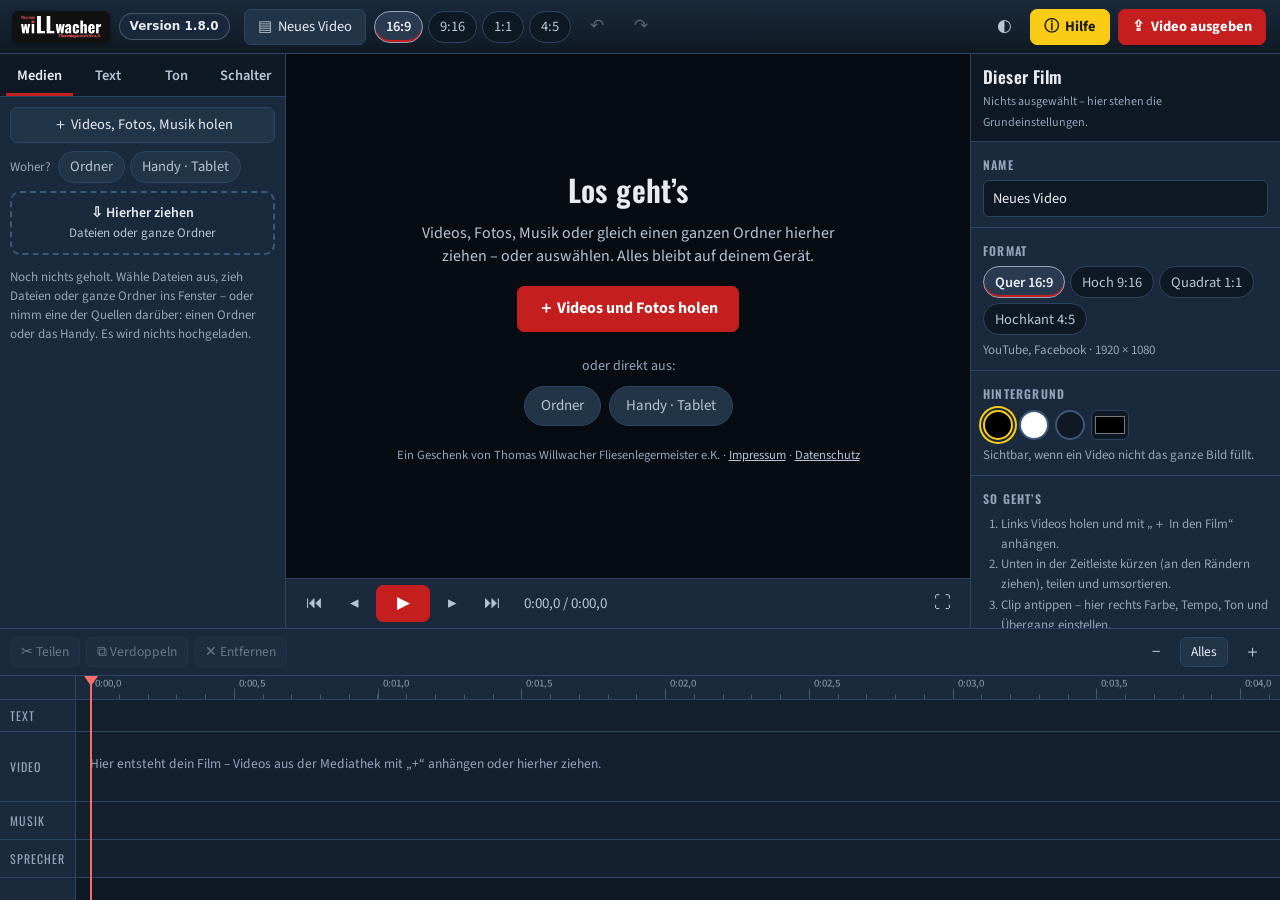
<file: index.html>
<!doctype html>
<html lang="de">
<head>
<meta charset="utf-8">
<meta name="tw-version" content="1.8.0">
<meta name="viewport" content="width=device-width, initial-scale=1, viewport-fit=cover">
<title>TW Schnittraum</title>
<meta name="description" content="TW Schnittraum – Handyvideos schneiden, vertonen, beschriften und für YouTube, Instagram und Facebook ausgeben. Alles bleibt auf dem Gerät.">
<meta name="theme-color" content="#0f1923">
<meta name="robots" content="noindex">
<script type="importmap">{ "imports": { "mediabunny": "./lib/mediabunny.min.mjs" } }</script>
<link rel="manifest" href="manifest.json">
<link rel="icon" type="image/png" href="img/icon-192.png">
<link rel="apple-touch-icon" href="img/icon-180.png">
<link rel="stylesheet" href="schriften/schriften.css">
<link rel="stylesheet" href="css/sr.css?v=1.8.0">
<script>(function(){try{var t=localStorage.getItem("twsr.thema");if(t)document.documentElement.dataset.thema=t;}catch(e){}})();</script>
<script src="frei-config.js?v=1.8.0"></script>
<script defer src="lib/tw-version.js?v=1.8.0"></script>
</head>
<body>
<header id="kopf">
  <div class="marke-block">
    <span class="logo-schild" title="Thomas Willwacher Fliesenlegermeister e.K."><img src="img/tw-logo-original.png" alt="Thomas Willwacher Fliesenlegermeister e.K." width="720" height="212"></span>
    <span class="app-name">Schnitt<b>raum</b></span>
    <span class="sr-version" data-tw-version></span>
  </div>
  <span class="umbruch" aria-hidden="true"></span>
  <button class="btn" id="kProjekt" title="Projekte: öffnen, neu anlegen, umbenennen"><span class="sym">▤</span> <span id="kProjektName">Neues Video</span></button>
  <div id="kFormat" role="group" aria-label="Bildformat"></div>
  <button class="ib" id="kZurueck" title="Rückgängig (Strg+Z)" aria-label="Rückgängig">↶</button>
  <button class="ib" id="kVor" title="Wiederholen (Strg+Y)" aria-label="Wiederholen">↷</button>
  <span class="platz"></span>
  <span class="gespeichert" id="kGespeichert" aria-live="polite"></span>
  <button class="ib" id="kThema" title="Helles / dunkles Aussehen" aria-label="Helles oder dunkles Aussehen">◐</button>
  <button class="btn gelb" id="kHilfe" title="Hilfe und Anleitung (F1)" aria-label="Hilfe">ⓘ<span class="lang"> Hilfe</span></button>
  <button class="btn primaer" id="kAusgabe" title="Fertiges Video als Datei speichern">⇪ <span class="lang">Video ausgeben</span><span class="kurz">Ausgeben</span></button>
</header>

<div id="haupt">
  <aside id="links">
    <nav class="reiter" id="lReiter">
      <button data-r="medien" class="an">Medien</button>
      <button data-r="text">Text</button>
      <button data-r="ton">Ton</button>
      <button data-r="schalter">Schalter</button>
      <button data-r="eig" class="nur-schmal">Einstellen</button>
    </nav>
    <div class="feld" id="lFeld"></div>
  </aside>

  <main id="buehne">
    <div class="b-platz" id="bPlatz">
      <canvas id="bild" width="960" height="540" aria-label="Vorschau des Videos"></canvas>
      <div class="b-start" id="bStart">
        <h2>Los geht’s</h2>
        <p>Videos, Fotos, Musik oder gleich einen ganzen Ordner hierher ziehen – oder auswählen. Alles bleibt auf deinem Gerät.</p>
        <button class="btn primaer gross" id="bHolen">＋ Videos und Fotos holen</button>
        <p class="recht nur-frei">Ein Geschenk von Thomas Willwacher Fliesenlegermeister e.K. · <a href="https://www.thomas-willwacher.de/impressum.html" target="_blank" rel="noopener">Impressum</a> · <a href="https://www.thomas-willwacher.de/datenschutz.html" target="_blank" rel="noopener">Datenschutz</a></p>
      </div>
      <div class="b-hinweis" id="bHinweis" hidden></div>
    </div>
    <div class="b-leiste">
      <button class="ib" id="tAnfang" title="Zum Anfang (Pos1)" aria-label="Zum Anfang">⏮</button>
      <button class="ib" id="tBildZ" title="Ein Bild zurück (Pfeil links)" aria-label="Ein Bild zurück">◂</button>
      <button class="btn spiel" id="tSpiel" title="Abspielen / Anhalten (Leertaste)" aria-label="Abspielen oder Anhalten">▶</button>
      <button class="ib" id="tBildV" title="Ein Bild vor (Pfeil rechts)" aria-label="Ein Bild vor">▸</button>
      <button class="ib" id="tEnde" title="Zum Ende (Ende)" aria-label="Zum Ende">⏭</button>
      <span class="zeit" id="tZeit">0:00,0 / 0:00,0</span>
      <span class="platz"></span>
      <button class="ib" id="tVoll" title="Vorschau groß zeigen" aria-label="Vorschau groß zeigen">⛶</button>
    </div>
  </main>

  <aside id="eig"></aside>

  <section id="unten">
    <div class="zl-leiste">
      <button class="btn klein" id="zTeilen" title="Am Abspielzeiger teilen (S)">✂ Teilen</button>
      <button class="btn klein" id="zDoppeln" title="Gewähltes verdoppeln (Strg+D)">⧉ Verdoppeln</button>
      <button class="btn klein" id="zWeg" title="Gewähltes aus dem Film nehmen (Entf)">✕ Entfernen</button>
      <span class="platz"></span>
      <span class="hinweis" id="zInfo"></span>
      <button class="ib" id="zKleiner" title="Zeitleiste verkleinern (−)" aria-label="Zeitleiste verkleinern">−</button>
      <button class="btn klein" id="zAlles" title="Ganzen Film zeigen">Alles</button>
      <button class="ib" id="zGroesser" title="Zeitleiste vergrößern (+)" aria-label="Zeitleiste vergrößern">＋</button>
    </div>
    <div id="zl"></div>
  </section>
</div>

<div id="dropZone"><div><b>Hier loslassen</b><small>Videos, Fotos, Musik – einzelne Dateien oder ganze Ordner</small><small>Die Dateien bleiben auf deinem Gerät – es wird nichts hochgeladen.</small></div></div>
<div id="meldungen" aria-live="polite"></div>
<div id="dialoge"></div>
<script type="module" src="js/app.js?v=1.8.0"></script>
</body>
</html>
</file>
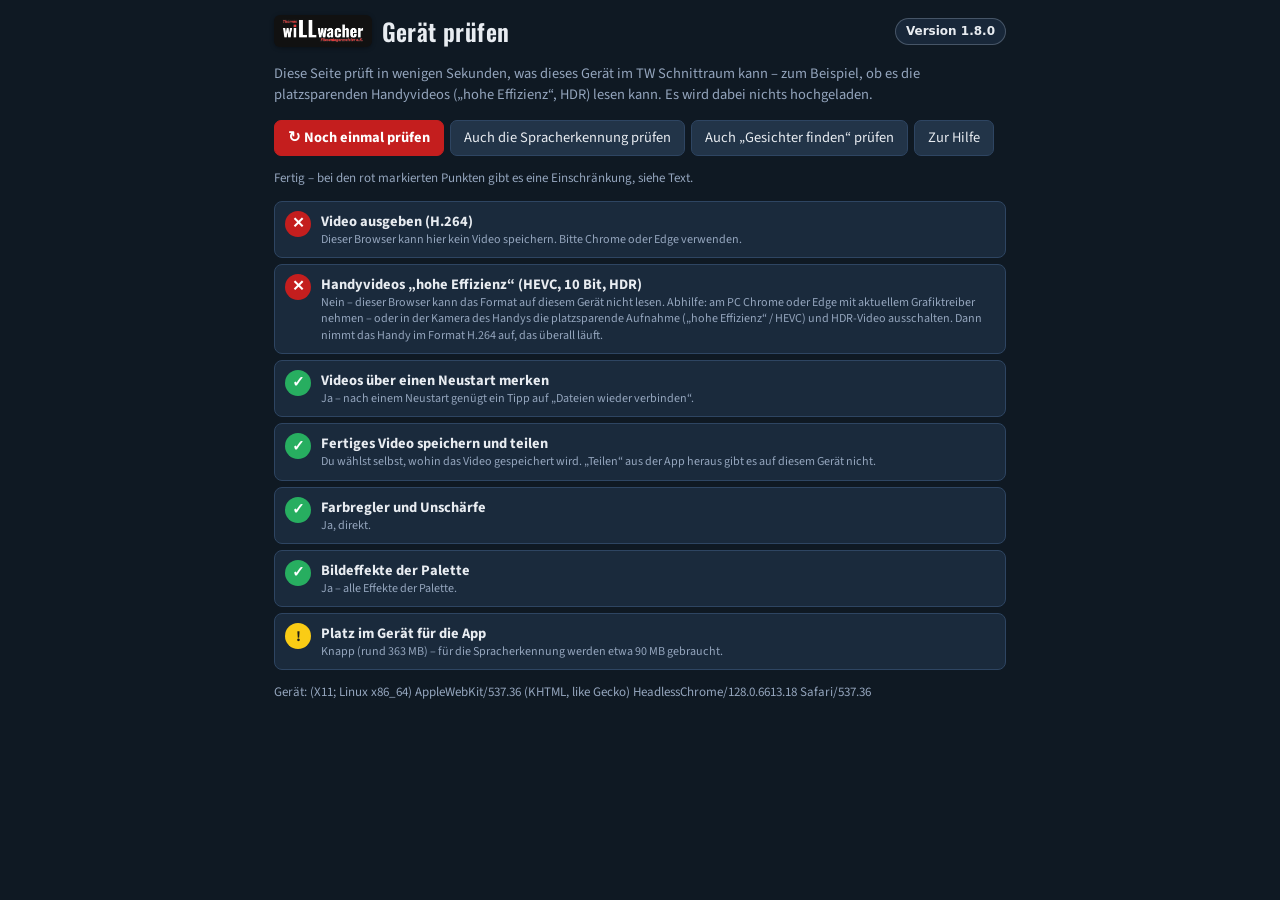
<file: geraet.html>
<!doctype html>
<html lang="de">
<head>
<meta charset="utf-8">
<meta name="tw-version" content="1.8.0">
<meta name="viewport" content="width=device-width, initial-scale=1, viewport-fit=cover">
<title>Gerät prüfen – TW Schnittraum</title>
<meta name="robots" content="noindex">
<meta name="theme-color" content="#0f1923">
<script type="importmap">{ "imports": { "mediabunny": "./lib/mediabunny.min.mjs" } }</script>
<link rel="icon" type="image/png" href="img/icon-192.png">
<link rel="stylesheet" href="schriften/schriften.css">
<link rel="stylesheet" href="css/sr.css?v=1.8.0">
<style>
  html, body { overflow: auto; height: auto; min-height: 100%; } body { display: block; }
  .seite { max-width: 760px; margin: 0 auto; padding: 14px 14px 60px; }
  .kopfzeile { display: flex; align-items: center; gap: 10px; flex-wrap: wrap; margin-bottom: 10px; }
  .kopfzeile h1 { font-size: 24px; flex: 1; }
  #probeBild { max-width: 150px; max-height: 150px; border-radius: 6px; border: 1px solid var(--line); display: block; margin-top: 6px; }
</style>
<script>(function(){try{var t=localStorage.getItem("twsr.thema");if(t)document.documentElement.dataset.thema=t;}catch(e){}})();</script>
<script src="frei-config.js?v=1.8.0"></script>
<script defer src="lib/tw-version.js?v=1.8.0"></script>
</head>
<body>
<div class="seite">
  <div class="kopfzeile">
    <span class="logo-schild" title="Thomas Willwacher Fliesenlegermeister e.K."><img src="img/tw-logo-original.png" alt="Thomas Willwacher Fliesenlegermeister e.K." width="720" height="212"></span>
    <h1>Gerät prüfen</h1>
    <span class="sr-version" data-tw-version></span>
  </div>
  <p class="hinweis" style="font-size:14.5px">Diese Seite prüft in wenigen Sekunden, was dieses Gerät im TW Schnittraum kann – zum Beispiel, ob es die platzsparenden Handyvideos („hohe Effizienz“, HDR) lesen kann. Es wird dabei nichts hochgeladen.</p>
  <div class="zeile">
    <button class="btn primaer" id="gStart">↻ Noch einmal prüfen</button>
    <button class="btn" id="gSprache">Auch die Spracherkennung prüfen</button>
    <button class="btn" id="gGesicht">Auch „Gesichter finden“ prüfen</button>
    <a class="btn" href="hilfe.html">Zur Hilfe</a>
  </div>
  <p class="hinweis" id="gStand" aria-live="polite">Prüfung läuft …</p>
  <ul class="pruef-liste" id="gListe"></ul>
  <p class="hinweis" id="gGeraet"></p>
</div>
<script type="module" src="js/geraet.js?v=1.8.0"></script>
</body>
</html>
</file>
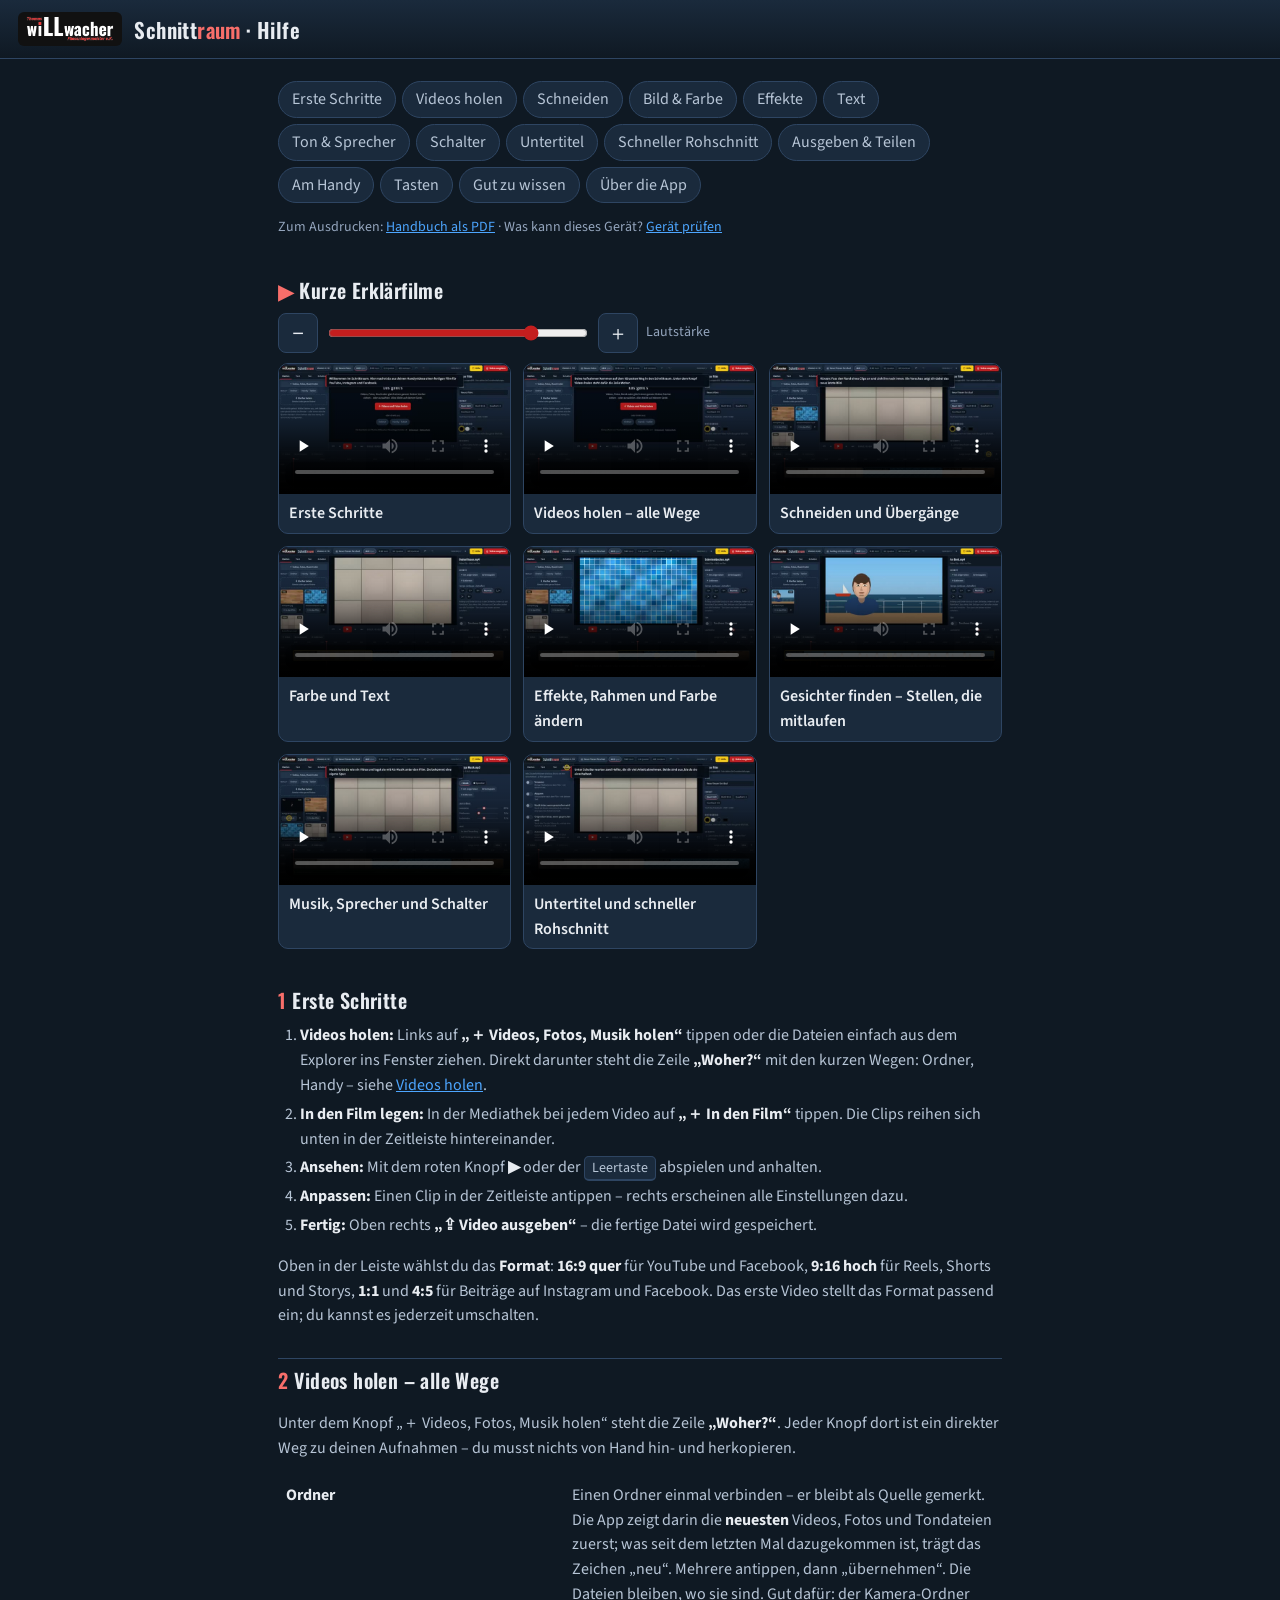
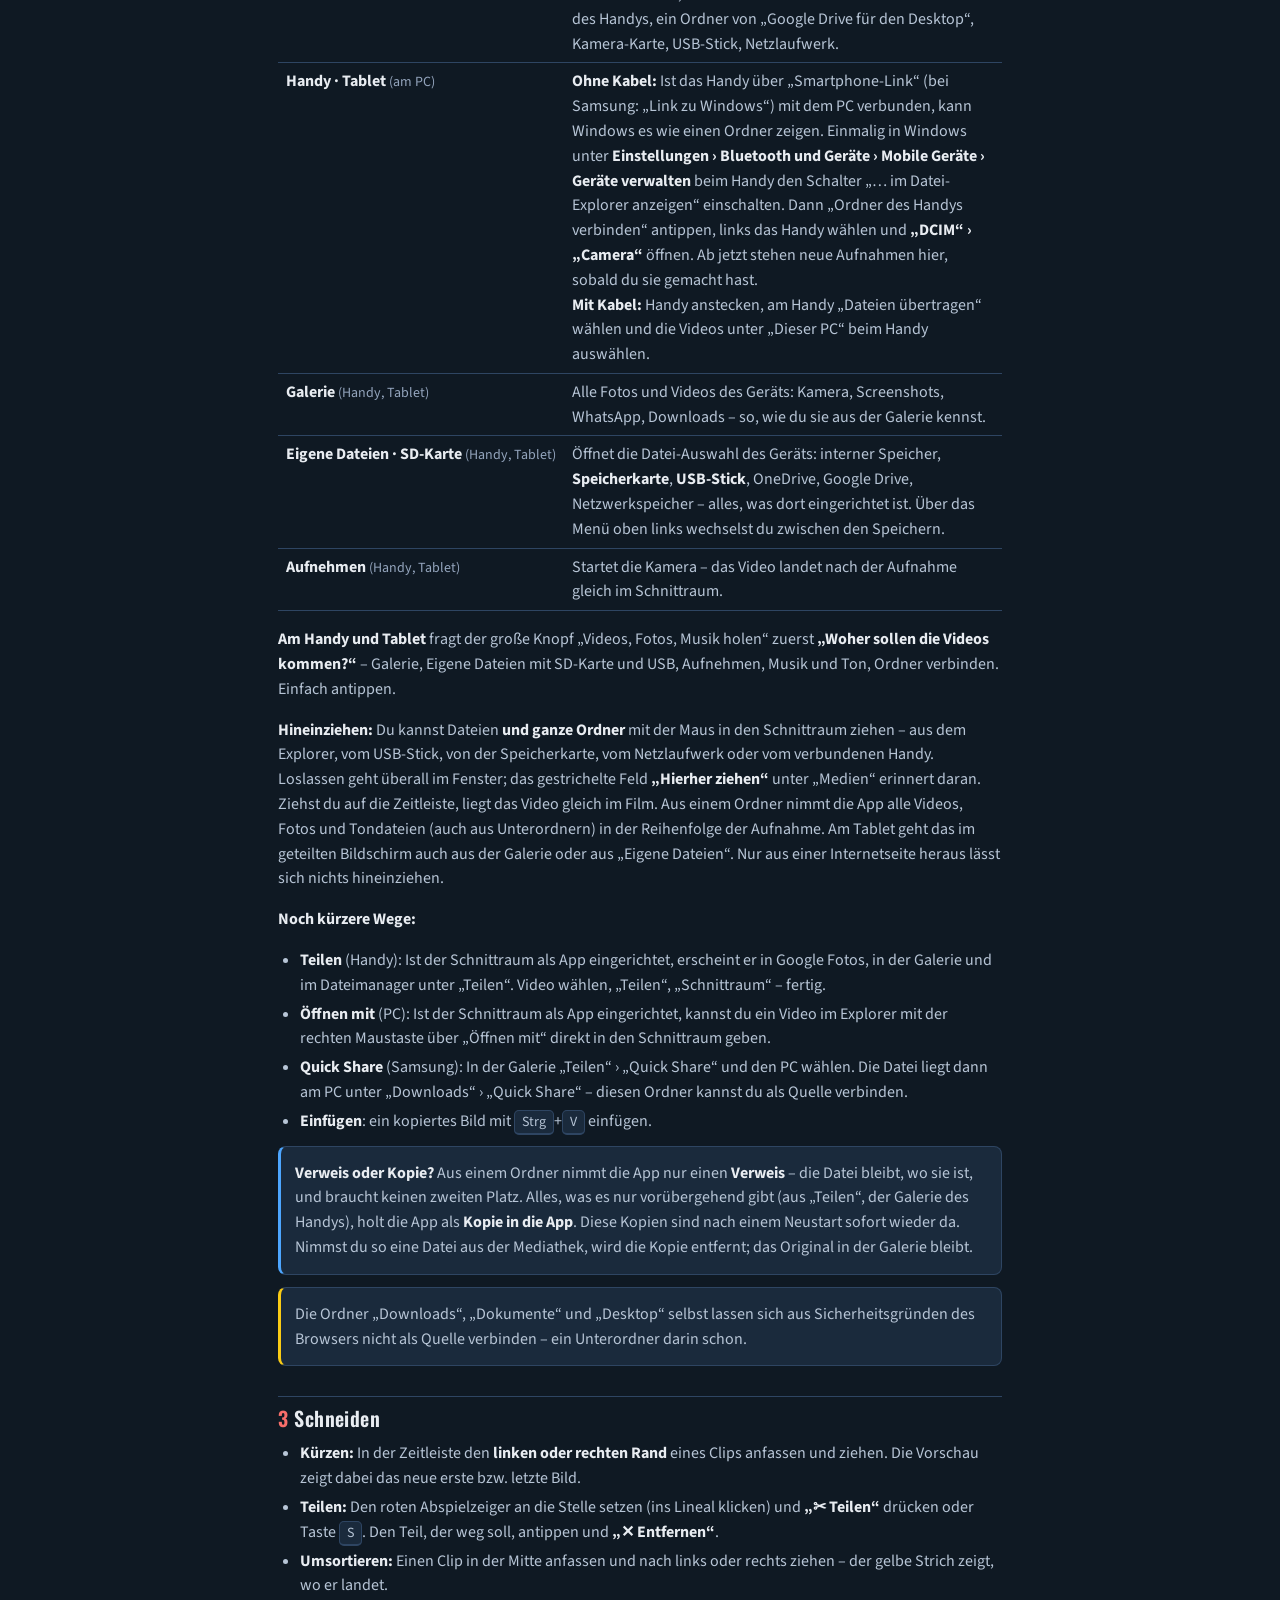
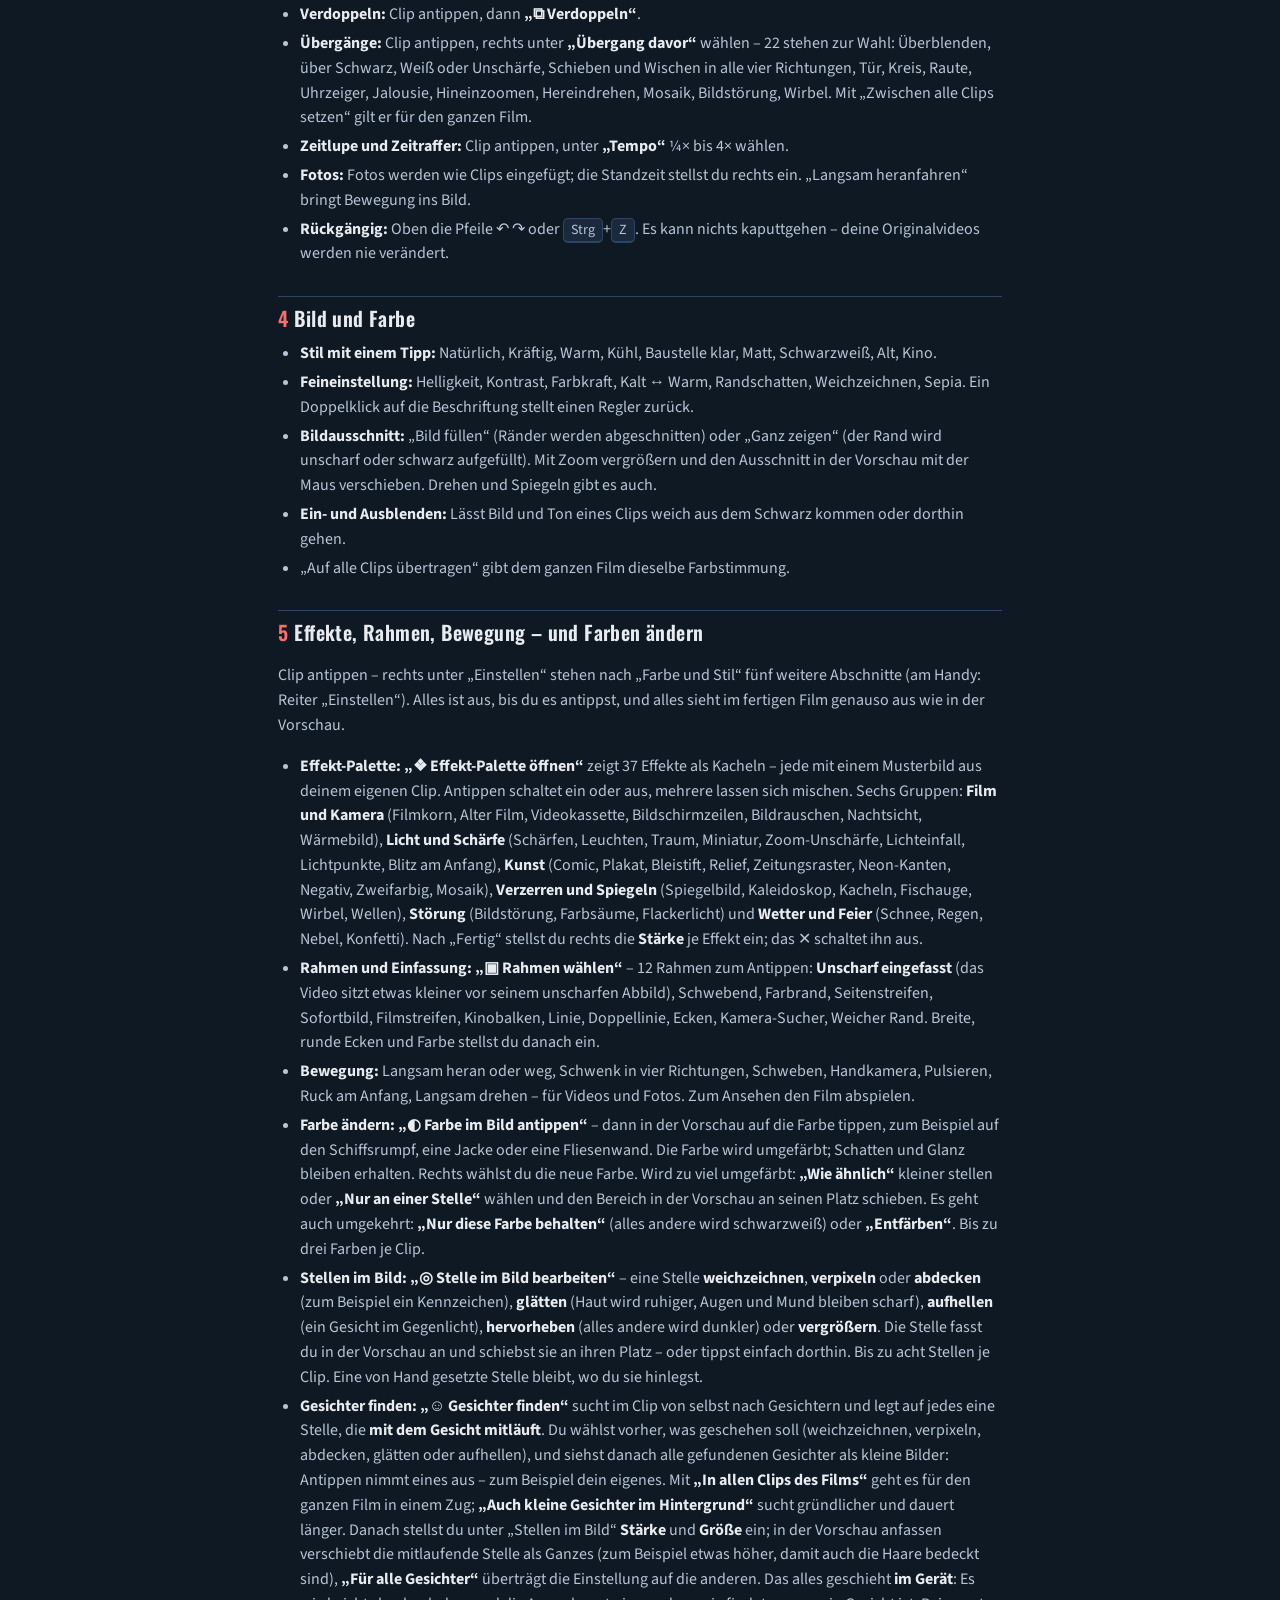
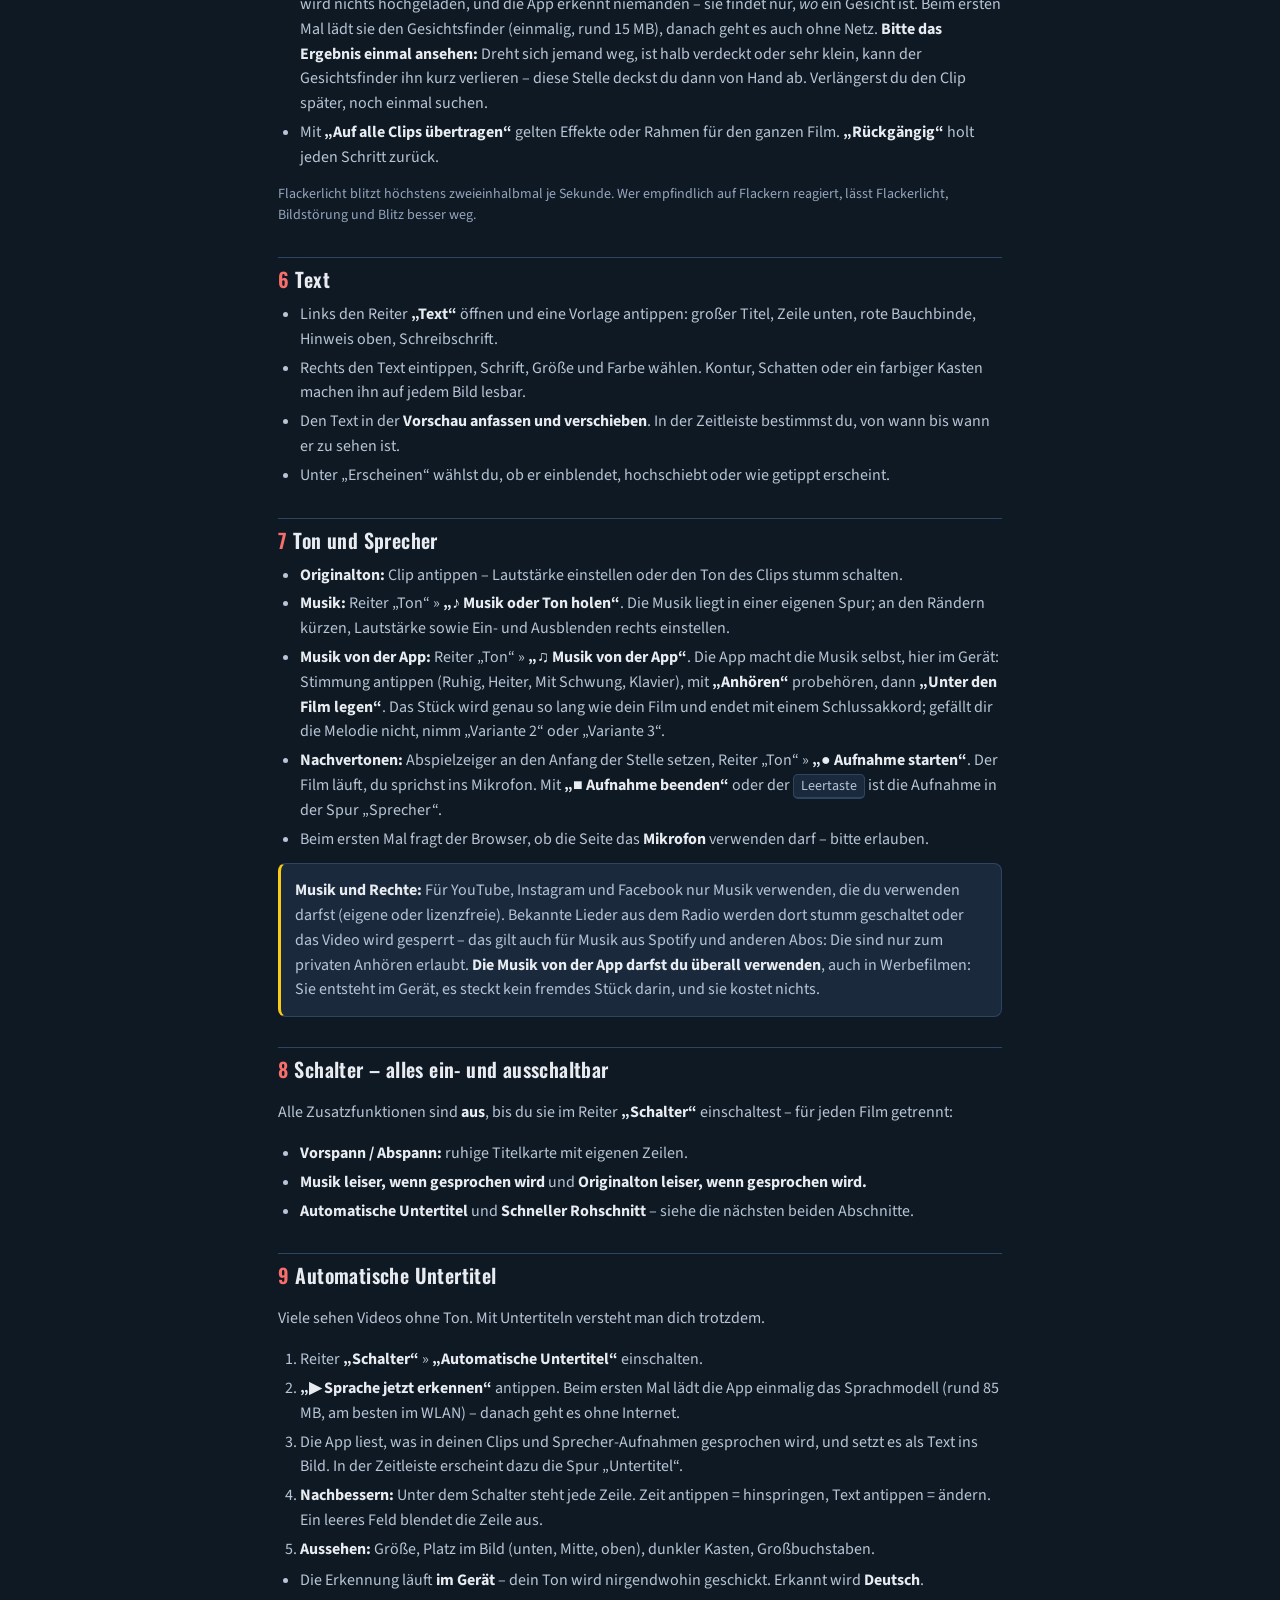
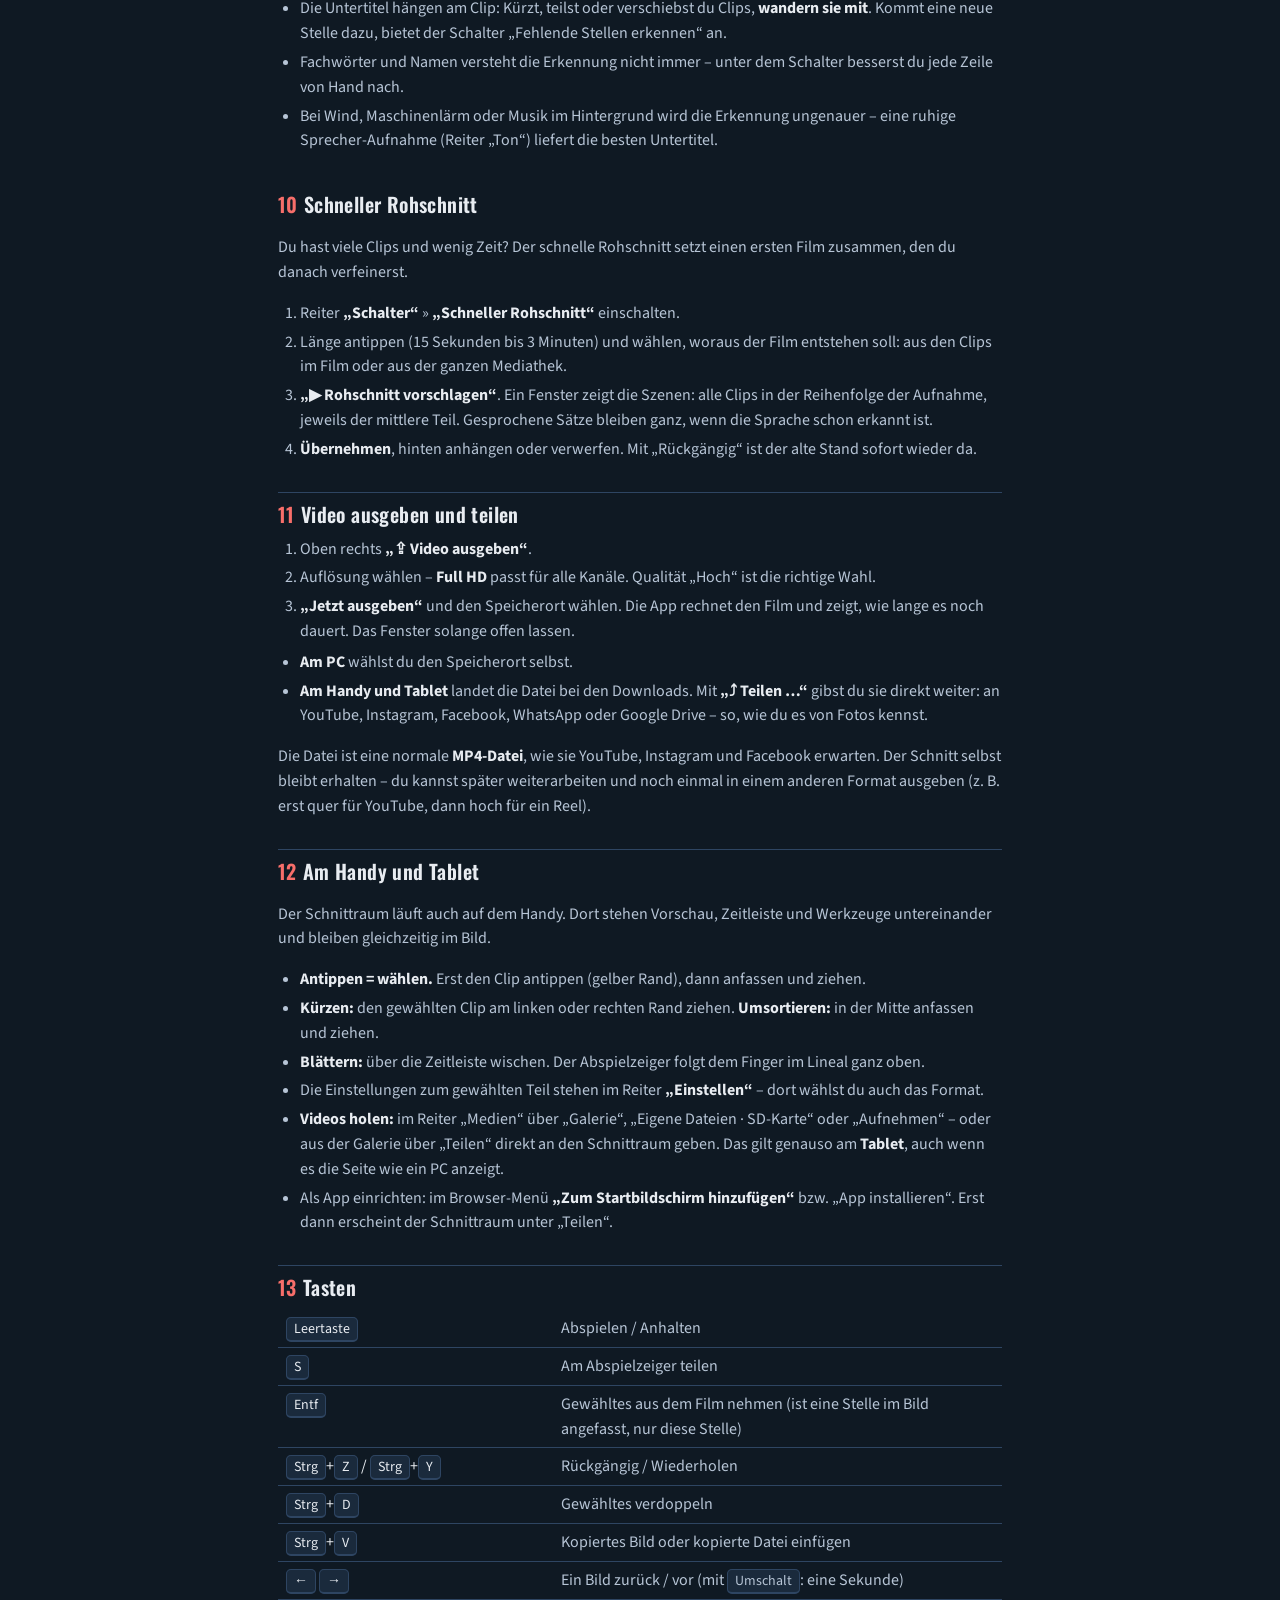
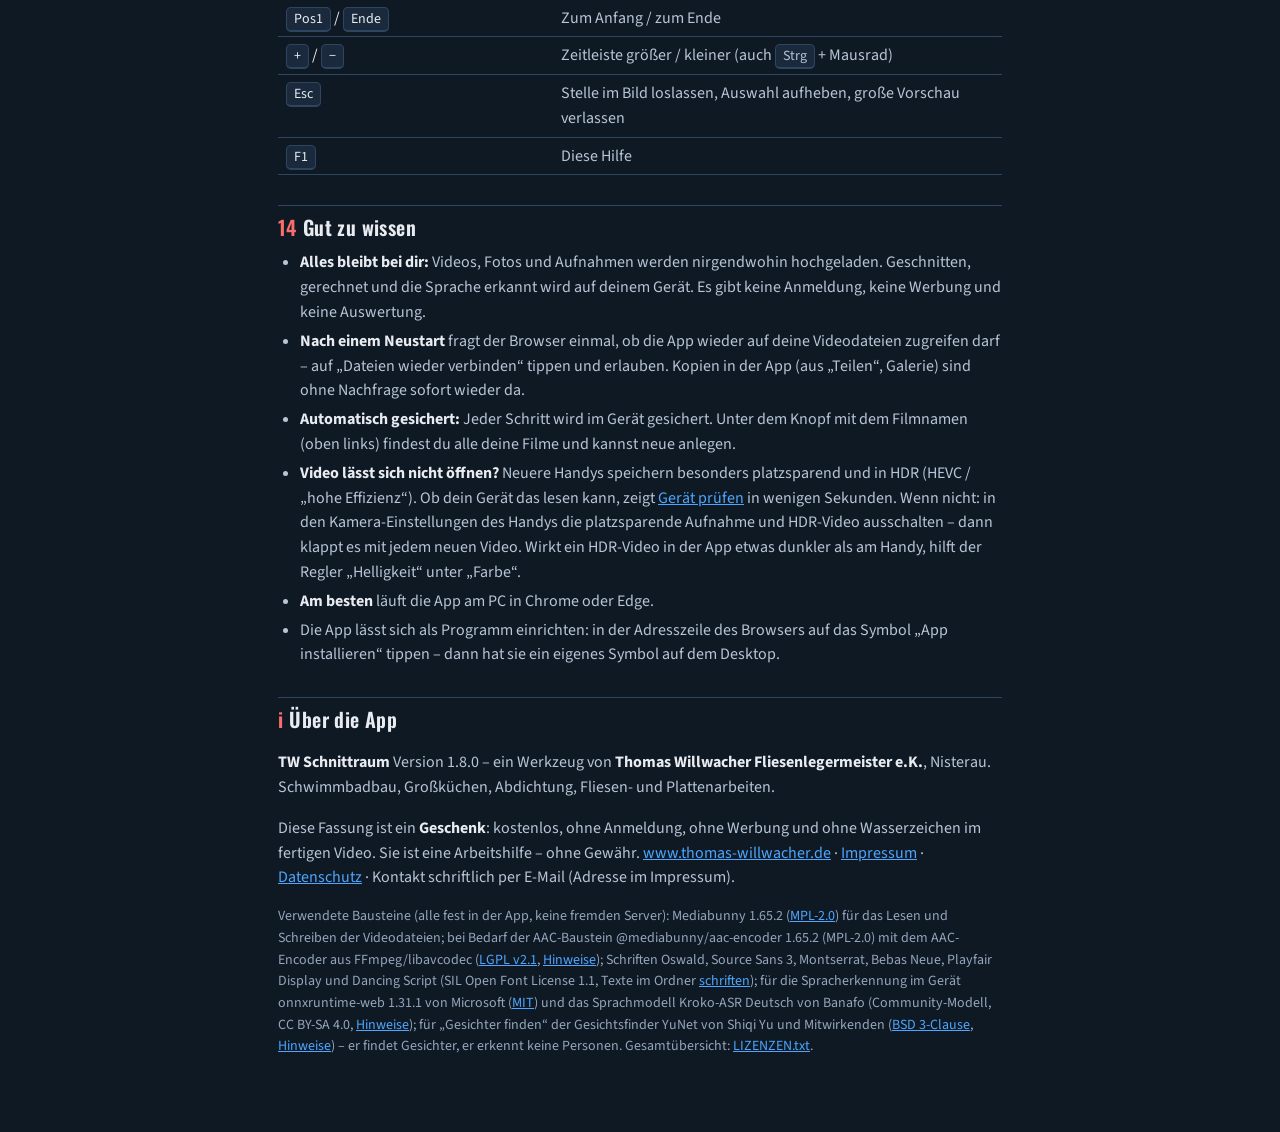
<file: hilfe.html>
<!doctype html>
<html lang="de">
<head>
<meta charset="utf-8">
<meta name="viewport" content="width=device-width, initial-scale=1">
<title>Hilfe – TW Schnittraum</title>
<meta name="robots" content="noindex">
<link rel="icon" type="image/png" href="img/icon-192.png">
<link rel="stylesheet" href="schriften/schriften.css">
<script>(function(){try{var t=localStorage.getItem("twsr.thema");if(t)document.documentElement.dataset.thema=t;}catch(e){}})();</script>
<script src="frei-config.js"></script>
<style>
  :root { --bg: #0f1923; --bg2: #1a2a3c; --bg3: #223448; --line: #2e4562; --tx: #e8ecf1; --tx2: #b7c5d6; --tx3: #94a5bd; --rot: #c41e1e; --rot2: #f76e6a; --gelb: #facc15; --blau: #4da6ff; color-scheme: dark; }
  :root[data-thema="hell"] { --bg: #e9eef4; --bg2: #ffffff; --bg3: #f4f7fa; --line: #ccd6e2; --tx: #14202b; --tx2: #3d4f61; --tx3: #4e6072; --rot2: #c41e1e; --gelb: #b98a00; --blau: #1667c2; color-scheme: light; }
  * { box-sizing: border-box; }
  body { margin: 0; background: var(--bg); color: var(--tx); font: 16px/1.55 "Source Sans 3", "Segoe UI", Arial, sans-serif; }
  header { display: flex; align-items: center; gap: 12px; padding: 12px 18px; background: linear-gradient(180deg, var(--bg2), var(--bg)); border-bottom: 1px solid var(--line); position: sticky; top: 0; z-index: 5; }
  header .logo { background: #111; border-radius: 6px; padding: 4px 8px; display: flex; } header .logo img { height: 26px; width: auto; display: block; }
  header h1 { font: 600 21px "Oswald", sans-serif; margin: 0; letter-spacing: .4px; flex: 1; } header h1 b { color: var(--rot2); font-weight: 600; }
  main { max-width: 760px; margin: 0 auto; padding: 8px 18px 60px; }
  h2 { font: 600 20px "Oswald", sans-serif; letter-spacing: .4px; margin: 30px 0 8px; padding-top: 6px; border-top: 1px solid var(--line); } h2:first-of-type { border-top: 0; }
  h3 { font: 600 16.5px "Oswald", sans-serif; letter-spacing: .3px; margin: 18px 0 6px; }
  h2 span { color: var(--rot2); margin-right: 6px; }
  p, li { color: var(--tx2); } b { color: var(--tx); }
  ol, ul { padding-left: 22px; margin: 6px 0; } li { margin: 4px 0; }
  .inhalt { display: flex; flex-wrap: wrap; gap: 6px; margin: 14px 0 4px; }
  .inhalt a { color: var(--tx2); text-decoration: none; border: 1px solid var(--line); border-radius: 99px; padding: 5px 13px; background: var(--bg2); min-height: 36px; display: inline-flex; align-items: center; }
  .inhalt a:hover { color: var(--tx); border-color: var(--tx3); }
  .kasten { background: var(--bg2); border: 1px solid var(--line); border-left: 3px solid var(--gelb); border-radius: 8px; padding: 10px 14px; margin: 12px 0; } .kasten p { margin: 4px 0; }
  .kasten.blau { border-left-color: var(--blau); }
  table { border-collapse: collapse; width: 100%; margin: 8px 0; } td { padding: 6px 8px; border-bottom: 1px solid var(--line); color: var(--tx2); vertical-align: top; } td:first-child { white-space: nowrap; width: 38%; color: var(--tx); }
  kbd { background: var(--bg2); border: 1px solid var(--line); border-bottom-width: 2px; border-radius: 5px; padding: 1px 7px; font: inherit; font-size: 14px; }
  a { color: var(--blau); }
  .klein { font-size: 14px; color: var(--tx3); }
  #filme { display: grid; gap: 12px; grid-template-columns: repeat(auto-fill, minmax(230px, 1fr)); margin: 10px 0; }
  #filme figure { margin: 0; background: var(--bg2); border: 1px solid var(--line); border-radius: 10px; overflow: hidden; } #filme video { width: 100%; display: block; background: #000; aspect-ratio: 16 / 9; } #filme figcaption { padding: 7px 10px; font-weight: 600; }
  .laut { display: flex; align-items: center; gap: 8px; margin: 8px 0; } .laut button { width: 40px; height: 40px; border-radius: 8px; border: 1px solid var(--line); background: var(--bg2); color: var(--tx); font-size: 20px; cursor: pointer; } .laut input { flex: 1; max-width: 260px; accent-color: var(--rot); }
  html:not(.tw-frei) .nur-frei { display: none !important; }
  @media print { header { position: static; } body { background: #fff; color: #000; } p, li, td { color: #222; } }
</style>
</head>
<body>
<header>
  <span class="logo"><img src="img/tw-logo-original.png" alt="Thomas Willwacher Fliesenlegermeister e.K." width="1278" height="376"></span>
  <h1>Schnitt<b>raum</b> · Hilfe</h1>
</header>
<main>
  <nav class="inhalt" aria-label="Inhalt">
    <a href="#start">Erste Schritte</a><a href="#quellen">Videos holen</a><a href="#schnitt">Schneiden</a><a href="#bild">Bild &amp; Farbe</a><a href="#effekte">Effekte</a><a href="#text">Text</a><a href="#ton">Ton &amp; Sprecher</a><a href="#schalter">Schalter</a><a href="#untertitel">Untertitel</a><a class="nur-frei" href="#rohschnitt">Schneller Rohschnitt</a><a href="#ausgabe">Ausgeben &amp; Teilen</a><a href="#handy">Am Handy</a><a href="#tasten">Tasten</a><a href="#wissen">Gut zu wissen</a><a href="#ueber">Über die App</a>
  </nav>

  <p class="klein">Zum Ausdrucken: <a href="hilfe/TW-Schnittraum-Handbuch.pdf" target="_blank" rel="noopener">Handbuch als PDF</a> · Was kann dieses Gerät? <a href="geraet.html">Gerät prüfen</a></p>

  <section id="filmeTeil" hidden>
    <h2><span>▶</span>Kurze Erklärfilme</h2>
    <div class="laut"><button id="leiser" aria-label="Leiser">−</button><input id="lautst" type="range" min="0" max="1" step="0.05" value="0.8" aria-label="Lautstärke"><button id="lauter" aria-label="Lauter">＋</button><span class="klein">Lautstärke</span></div>
    <div id="filme"></div>
  </section>

  <h2 id="start"><span>1</span>Erste Schritte</h2>
  <ol>
    <li><b>Videos holen:</b> Links auf <b>„＋ Videos, Fotos, Musik holen“</b> tippen oder die Dateien einfach aus dem Explorer ins Fenster ziehen. Direkt darunter steht die Zeile <b>„Woher?“</b> mit den kurzen Wegen: Ordner, Handy – siehe <a href="#quellen">Videos holen</a>.</li>
    <li><b>In den Film legen:</b> In der Mediathek bei jedem Video auf <b>„＋ In den Film“</b> tippen. Die Clips reihen sich unten in der Zeitleiste hintereinander.</li>
    <li><b>Ansehen:</b> Mit dem roten Knopf <b>▶</b> oder der <kbd>Leertaste</kbd> abspielen und anhalten.</li>
    <li><b>Anpassen:</b> Einen Clip in der Zeitleiste antippen – rechts erscheinen alle Einstellungen dazu.</li>
    <li><b>Fertig:</b> Oben rechts <b>„⇪ Video ausgeben“</b> – die fertige Datei wird gespeichert.</li>
  </ol>
  <p>Oben in der Leiste wählst du das <b>Format</b>: <b>16:9 quer</b> für YouTube und Facebook, <b>9:16 hoch</b> für Reels, Shorts und Storys, <b>1:1</b> und <b>4:5</b> für Beiträge auf Instagram und Facebook. Das erste Video stellt das Format passend ein; du kannst es jederzeit umschalten.</p>

  <h2 id="quellen"><span>2</span>Videos holen – alle Wege</h2>
  <p>Unter dem Knopf „＋ Videos, Fotos, Musik holen“ steht die Zeile <b>„Woher?“</b>. Jeder Knopf dort ist ein direkter Weg zu deinen Aufnahmen – du musst nichts von Hand hin- und herkopieren.</p>
  <table>
    <tr><td><b>Ordner</b></td><td>Einen Ordner einmal verbinden – er bleibt als Quelle gemerkt. Die App zeigt darin die <b>neuesten</b> Videos, Fotos und Tondateien zuerst; was seit dem letzten Mal dazugekommen ist, trägt das Zeichen „neu“. Mehrere antippen, dann „übernehmen“. Die Dateien bleiben, wo sie sind. Gut dafür: der Kamera-Ordner des Handys, ein Ordner von „Google Drive für den Desktop“, Kamera-Karte, USB-Stick, Netzlaufwerk.</td></tr>
    <tr><td><b>Handy · Tablet</b> <span class="klein">(am PC)</span></td><td><b>Ohne Kabel:</b> Ist das Handy über „Smartphone-Link“ (bei Samsung: „Link zu Windows“) mit dem PC verbunden, kann Windows es wie einen Ordner zeigen. Einmalig in Windows unter <b>Einstellungen › Bluetooth und Geräte › Mobile Geräte › Geräte verwalten</b> beim Handy den Schalter „… im Datei-Explorer anzeigen“ einschalten. Dann „Ordner des Handys verbinden“ antippen, links das Handy wählen und <b>„DCIM“ › „Camera“</b> öffnen. Ab jetzt stehen neue Aufnahmen hier, sobald du sie gemacht hast.<br><b>Mit Kabel:</b> Handy anstecken, am Handy „Dateien übertragen“ wählen und die Videos unter „Dieser PC“ beim Handy auswählen.</td></tr>

    <tr><td><b>Galerie</b> <span class="klein">(Handy, Tablet)</span></td><td>Alle Fotos und Videos des Geräts: Kamera, Screenshots, WhatsApp, Downloads – so, wie du sie aus der Galerie kennst.</td></tr>
    <tr><td><b>Eigene Dateien · SD-Karte</b> <span class="klein">(Handy, Tablet)</span></td><td>Öffnet die Datei-Auswahl des Geräts: interner Speicher, <b>Speicherkarte</b>, <b>USB-Stick</b>, OneDrive, Google Drive, Netzwerkspeicher – alles, was dort eingerichtet ist. Über das Menü oben links wechselst du zwischen den Speichern.</td></tr>
    <tr><td><b>Aufnehmen</b> <span class="klein">(Handy, Tablet)</span></td><td>Startet die Kamera – das Video landet nach der Aufnahme gleich im Schnittraum.</td></tr>
  </table>
  <p><b>Am Handy und Tablet</b> fragt der große Knopf „Videos, Fotos, Musik holen“ zuerst <b>„Woher sollen die Videos kommen?“</b> – Galerie, Eigene Dateien mit SD-Karte und USB, Aufnehmen, Musik und Ton, Ordner verbinden. Einfach antippen.</p>
  <p><b>Hineinziehen:</b> Du kannst Dateien <b>und ganze Ordner</b> mit der Maus in den Schnittraum ziehen – aus dem Explorer, vom USB-Stick, von der Speicherkarte, vom Netzlaufwerk oder vom verbundenen Handy. Loslassen geht überall im Fenster; das gestrichelte Feld <b>„Hierher ziehen“</b> unter „Medien“ erinnert daran. Ziehst du auf die Zeitleiste, liegt das Video gleich im Film. Aus einem Ordner nimmt die App alle Videos, Fotos und Tondateien (auch aus Unterordnern) in der Reihenfolge der Aufnahme. Am Tablet geht das im geteilten Bildschirm auch aus der Galerie oder aus „Eigene Dateien“. Nur aus einer Internetseite heraus lässt sich nichts hineinziehen.</p>
  <p><b>Noch kürzere Wege:</b></p>
  <ul>
    <li><b>Teilen</b> (Handy): Ist der Schnittraum als App eingerichtet, erscheint er in Google Fotos, in der Galerie und im Dateimanager unter „Teilen“. Video wählen, „Teilen“, „Schnittraum“ – fertig.</li>
    <li><b>Öffnen mit</b> (PC): Ist der Schnittraum als App eingerichtet, kannst du ein Video im Explorer mit der rechten Maustaste über „Öffnen mit“ direkt in den Schnittraum geben.</li>
    <li><b>Quick Share</b> (Samsung): In der Galerie „Teilen“ › „Quick Share“ und den PC wählen. Die Datei liegt dann am PC unter „Downloads“ › „Quick Share“ – diesen Ordner kannst du als Quelle verbinden.</li>
    <li><b>Einfügen</b>: ein kopiertes Bild mit <kbd>Strg</kbd>+<kbd>V</kbd> einfügen.</li>
  </ul>
  <div class="kasten blau"><p><b>Verweis oder Kopie?</b> Aus einem Ordner nimmt die App nur einen <b>Verweis</b> – die Datei bleibt, wo sie ist, und braucht keinen zweiten Platz. Alles, was es nur vorübergehend gibt (aus „Teilen“, der Galerie des Handys), holt die App als <b>Kopie in die App</b>. Diese Kopien sind nach einem Neustart sofort wieder da. Nimmst du so eine Datei aus der Mediathek, wird die Kopie entfernt; das Original in der Galerie bleibt.</p></div>
  <div class="kasten"><p>Die Ordner „Downloads“, „Dokumente“ und „Desktop“ selbst lassen sich aus Sicherheitsgründen des Browsers nicht als Quelle verbinden – ein Unterordner darin schon.</p></div>

  <h2 id="schnitt"><span>3</span>Schneiden</h2>
  <ul>
    <li><b>Kürzen:</b> In der Zeitleiste den <b>linken oder rechten Rand</b> eines Clips anfassen und ziehen. Die Vorschau zeigt dabei das neue erste bzw. letzte Bild.</li>
    <li><b>Teilen:</b> Den roten Abspielzeiger an die Stelle setzen (ins Lineal klicken) und <b>„✂ Teilen“</b> drücken oder Taste <kbd>S</kbd>. Den Teil, der weg soll, antippen und <b>„✕ Entfernen“</b>.</li>
    <li><b>Umsortieren:</b> Einen Clip in der Mitte anfassen und nach links oder rechts ziehen – der gelbe Strich zeigt, wo er landet.</li>
    <li><b>Verdoppeln:</b> Clip antippen, dann <b>„⧉ Verdoppeln“</b>.</li>
    <li><b>Übergänge:</b> Clip antippen, rechts unter <b>„Übergang davor“</b> wählen – 22 stehen zur Wahl: Überblenden, über Schwarz, Weiß oder Unschärfe, Schieben und Wischen in alle vier Richtungen, Tür, Kreis, Raute, Uhrzeiger, Jalousie, Hineinzoomen, Hereindrehen, Mosaik, Bildstörung, Wirbel. Mit „Zwischen alle Clips setzen“ gilt er für den ganzen Film.</li>
    <li><b>Zeitlupe und Zeitraffer:</b> Clip antippen, unter <b>„Tempo“</b> ¼× bis 4× wählen.</li>
    <li><b>Fotos:</b> Fotos werden wie Clips eingefügt; die Standzeit stellst du rechts ein. „Langsam heranfahren“ bringt Bewegung ins Bild.</li>
    <li><b>Rückgängig:</b> Oben die Pfeile ↶ ↷ oder <kbd>Strg</kbd>+<kbd>Z</kbd>. Es kann nichts kaputtgehen – deine Originalvideos werden nie verändert.</li>
  </ul>

  <h2 id="bild"><span>4</span>Bild und Farbe</h2>
  <ul>
    <li><b>Stil mit einem Tipp:</b> Natürlich, Kräftig, Warm, Kühl, Baustelle klar, Matt, Schwarzweiß, Alt, Kino.</li>
    <li><b>Feineinstellung:</b> Helligkeit, Kontrast, Farbkraft, Kalt ↔ Warm, Randschatten, Weichzeichnen, Sepia. Ein Doppelklick auf die Beschriftung stellt einen Regler zurück.</li>
    <li><b>Bildausschnitt:</b> „Bild füllen“ (Ränder werden abgeschnitten) oder „Ganz zeigen“ (der Rand wird unscharf oder schwarz aufgefüllt). Mit Zoom vergrößern und den Ausschnitt in der Vorschau mit der Maus verschieben. Drehen und Spiegeln gibt es auch.</li>
    <li><b>Ein- und Ausblenden:</b> Lässt Bild und Ton eines Clips weich aus dem Schwarz kommen oder dorthin gehen.</li>
    <li>„Auf alle Clips übertragen“ gibt dem ganzen Film dieselbe Farbstimmung.</li>
  </ul>

  <h2 id="effekte"><span>5</span>Effekte, Rahmen, Bewegung – und Farben ändern</h2>
  <p>Clip antippen – rechts unter „Einstellen“ stehen nach „Farbe und Stil“ fünf weitere Abschnitte (am Handy: Reiter „Einstellen“). Alles ist aus, bis du es antippst, und alles sieht im fertigen Film genauso aus wie in der Vorschau.</p>
  <ul>
    <li><b>Effekt-Palette:</b> <b>„❖ Effekt-Palette öffnen“</b> zeigt 37 Effekte als Kacheln – jede mit einem Musterbild aus deinem eigenen Clip. Antippen schaltet ein oder aus, mehrere lassen sich mischen. Sechs Gruppen:
      <b>Film und Kamera</b> (Filmkorn, Alter Film, Videokassette, Bildschirmzeilen, Bildrauschen, Nachtsicht, Wärmebild), <b>Licht und Schärfe</b> (Schärfen, Leuchten, Traum, Miniatur, Zoom-Unschärfe, Lichteinfall, Lichtpunkte, Blitz am Anfang),
      <b>Kunst</b> (Comic, Plakat, Bleistift, Relief, Zeitungsraster, Neon-Kanten, Negativ, Zweifarbig, Mosaik), <b>Verzerren und Spiegeln</b> (Spiegelbild, Kaleidoskop, Kacheln, Fischauge, Wirbel, Wellen),
      <b>Störung</b> (Bildstörung, Farbsäume, Flackerlicht) und <b>Wetter und Feier</b> (Schnee, Regen, Nebel, Konfetti). Nach „Fertig“ stellst du rechts die <b>Stärke</b> je Effekt ein; das ✕ schaltet ihn aus.</li>
    <li><b>Rahmen und Einfassung:</b> <b>„▣ Rahmen wählen“</b> – 12 Rahmen zum Antippen: <b>Unscharf eingefasst</b> (das Video sitzt etwas kleiner vor seinem unscharfen Abbild), Schwebend, Farbrand, Seitenstreifen, Sofortbild, Filmstreifen, Kinobalken, Linie, Doppellinie, Ecken, Kamera-Sucher, Weicher Rand. Breite, runde Ecken und Farbe stellst du danach ein.</li>
    <li><b>Bewegung:</b> Langsam heran oder weg, Schwenk in vier Richtungen, Schweben, Handkamera, Pulsieren, Ruck am Anfang, Langsam drehen – für Videos und Fotos. Zum Ansehen den Film abspielen.</li>
    <li><b>Farbe ändern:</b> <b>„◐ Farbe im Bild antippen“</b> – dann in der Vorschau auf die Farbe tippen, zum Beispiel auf den Schiffsrumpf, eine Jacke oder eine Fliesenwand. Die Farbe wird umgefärbt; Schatten und Glanz bleiben erhalten. Rechts wählst du die neue Farbe.
      Wird zu viel umgefärbt: <b>„Wie ähnlich“</b> kleiner stellen oder <b>„Nur an einer Stelle“</b> wählen und den Bereich in der Vorschau an seinen Platz schieben. Es geht auch umgekehrt: <b>„Nur diese Farbe behalten“</b> (alles andere wird schwarzweiß) oder <b>„Entfärben“</b>. Bis zu drei Farben je Clip.</li>
    <li><b>Stellen im Bild:</b> <b>„◎ Stelle im Bild bearbeiten“</b> – eine Stelle <b>weichzeichnen</b>, <b>verpixeln</b> oder <b>abdecken</b> (zum Beispiel ein Kennzeichen), <b>glätten</b> (Haut wird ruhiger, Augen und Mund bleiben scharf), <b>aufhellen</b> (ein Gesicht im Gegenlicht), <b>hervorheben</b> (alles andere wird dunkler) oder <b>vergrößern</b>. Die Stelle fasst du in der Vorschau an und schiebst sie an ihren Platz – oder tippst einfach dorthin. Bis zu acht Stellen je Clip. Eine von Hand gesetzte Stelle bleibt, wo du sie hinlegst.</li>
    <li id="gesichter"><b>Gesichter finden:</b> <b>„☺ Gesichter finden“</b> sucht im Clip von selbst nach Gesichtern und legt auf jedes eine Stelle, die <b>mit dem Gesicht mitläuft</b>. Du wählst vorher, was geschehen soll (weichzeichnen, verpixeln, abdecken, glätten oder aufhellen), und siehst danach alle gefundenen Gesichter als kleine Bilder: Antippen nimmt eines aus – zum Beispiel dein eigenes.
      Mit <b>„In allen Clips des Films“</b> geht es für den ganzen Film in einem Zug; <b>„Auch kleine Gesichter im Hintergrund“</b> sucht gründlicher und dauert länger. Danach stellst du unter „Stellen im Bild“ <b>Stärke</b> und <b>Größe</b> ein; in der Vorschau anfassen verschiebt die mitlaufende Stelle als Ganzes (zum Beispiel etwas höher, damit auch die Haare bedeckt sind), <b>„Für alle Gesichter“</b> überträgt die Einstellung auf die anderen.
      Das alles geschieht <b>im Gerät</b>: Es wird nichts hochgeladen, und die App erkennt niemanden – sie findet nur, <i>wo</i> ein Gesicht ist. Beim ersten Mal lädt sie den Gesichtsfinder (einmalig, rund 15 MB), danach geht es auch ohne Netz.
      <b>Bitte das Ergebnis einmal ansehen:</b> Dreht sich jemand weg, ist halb verdeckt oder sehr klein, kann der Gesichtsfinder ihn kurz verlieren – diese Stelle deckst du dann von Hand ab. Verlängerst du den Clip später, noch einmal suchen.</li>
    <li>Mit <b>„Auf alle Clips übertragen“</b> gelten Effekte oder Rahmen für den ganzen Film. <b>„Rückgängig“</b> holt jeden Schritt zurück.</li>
  </ul>
  <p class="klein">Flackerlicht blitzt höchstens zweieinhalbmal je Sekunde. Wer empfindlich auf Flackern reagiert, lässt Flackerlicht, Bildstörung und Blitz besser weg.</p>

  <h2 id="text"><span>6</span>Text</h2>
  <ul>
    <li>Links den Reiter <b>„Text“</b> öffnen und eine Vorlage antippen: großer Titel, Zeile unten, rote Bauchbinde, Hinweis oben, Schreibschrift.</li>
    <li>Rechts den Text eintippen, Schrift, Größe und Farbe wählen. Kontur, Schatten oder ein farbiger Kasten machen ihn auf jedem Bild lesbar.</li>
    <li>Den Text in der <b>Vorschau anfassen und verschieben</b>. In der Zeitleiste bestimmst du, von wann bis wann er zu sehen ist.</li>
    <li>Unter „Erscheinen“ wählst du, ob er einblendet, hochschiebt oder wie getippt erscheint.</li>
  </ul>

  <h2 id="ton"><span>7</span>Ton und Sprecher</h2>
  <ul>
    <li><b>Originalton:</b> Clip antippen – Lautstärke einstellen oder den Ton des Clips stumm schalten.</li>
    <li><b>Musik:</b> Reiter „Ton“ » <b>„♪ Musik oder Ton holen“</b>. Die Musik liegt in einer eigenen Spur; an den Rändern kürzen, Lautstärke sowie Ein- und Ausblenden rechts einstellen.</li>
    <li><b>Musik von der App:</b> Reiter „Ton“ » <b>„♫ Musik von der App“</b>. Die App macht die Musik selbst, hier im Gerät: Stimmung antippen (Ruhig, Heiter, Mit Schwung, Klavier), mit <b>„Anhören“</b> probehören, dann <b>„Unter den Film legen“</b>. Das Stück wird genau so lang wie dein Film und endet mit einem Schlussakkord; gefällt dir die Melodie nicht, nimm „Variante 2“ oder „Variante 3“.</li>
    <li><b>Nachvertonen:</b> Abspielzeiger an den Anfang der Stelle setzen, Reiter „Ton“ » <b>„● Aufnahme starten“</b>. Der Film läuft, du sprichst ins Mikrofon. Mit <b>„■ Aufnahme beenden“</b> oder der <kbd>Leertaste</kbd> ist die Aufnahme in der Spur „Sprecher“.</li>
    <li>Beim ersten Mal fragt der Browser, ob die Seite das <b>Mikrofon</b> verwenden darf – bitte erlauben.</li>
  </ul>
  <div class="kasten"><p><b>Musik und Rechte:</b> Für YouTube, Instagram und Facebook nur Musik verwenden, die du verwenden darfst (eigene oder lizenzfreie). Bekannte Lieder aus dem Radio werden dort stumm geschaltet oder das Video wird gesperrt – das gilt auch für Musik aus Spotify und anderen Abos: Die sind nur zum privaten Anhören erlaubt. <b>Die Musik von der App darfst du überall verwenden</b>, auch in Werbefilmen: Sie entsteht im Gerät, es steckt kein fremdes Stück darin, und sie kostet nichts.</p></div>

  <h2 id="schalter"><span>8</span>Schalter – alles ein- und ausschaltbar</h2>
  <p>Alle Zusatzfunktionen sind <b>aus</b>, bis du sie im Reiter <b>„Schalter“</b> einschaltest – für jeden Film getrennt:</p>
  <ul>

    <li><b>Vorspann / Abspann:</b> ruhige Titelkarte mit eigenen Zeilen.</li>
    <li><b>Musik leiser, wenn gesprochen wird</b> und <b>Originalton leiser, wenn gesprochen wird.</b></li>
    <li><b>Automatische Untertitel</b> und <b><span class="nur-frei">Schneller Rohschnitt</span></b> – siehe die nächsten beiden Abschnitte.</li>
  </ul>

  <h2 id="untertitel"><span>9</span>Automatische Untertitel</h2>
  <p>Viele sehen Videos ohne Ton. Mit Untertiteln versteht man dich trotzdem.</p>
  <ol>
    <li>Reiter <b>„Schalter“</b> » <b>„Automatische Untertitel“</b> einschalten.</li>
    <li><b>„▶ Sprache jetzt erkennen“</b> antippen. Beim ersten Mal lädt die App einmalig das Sprachmodell (rund 85 MB, am besten im WLAN) – danach geht es ohne Internet.</li>
    <li>Die App liest, was in deinen Clips und Sprecher-Aufnahmen gesprochen wird, und setzt es als Text ins Bild. In der Zeitleiste erscheint dazu die Spur „Untertitel“.</li>
    <li><b>Nachbessern:</b> Unter dem Schalter steht jede Zeile. Zeit antippen = hinspringen, Text antippen = ändern. Ein leeres Feld blendet die Zeile aus.</li>
    <li><b>Aussehen:</b> Größe, Platz im Bild (unten, Mitte, oben), dunkler Kasten, Großbuchstaben.</li>
  </ol>
  <ul>
    <li>Die Erkennung läuft <b>im Gerät</b> – dein Ton wird nirgendwohin geschickt. Erkannt wird <b>Deutsch</b>.</li>
    <li>Die Untertitel hängen am Clip: Kürzt, teilst oder verschiebst du Clips, <b>wandern sie mit</b>. Kommt eine neue Stelle dazu, bietet der Schalter „Fehlende Stellen erkennen“ an.</li>
    <li>Fachwörter und Namen versteht die Erkennung nicht immer<span class="nur-frei"> – unter dem Schalter besserst du jede Zeile von Hand nach</span>. </li>
    <li>Bei Wind, Maschinenlärm oder Musik im Hintergrund wird die Erkennung ungenauer – eine ruhige Sprecher-Aufnahme (Reiter „Ton“) liefert die besten Untertitel.</li>
  </ul>

  <div class="nur-frei">
  <h2 id="rohschnitt"><span>10</span>Schneller Rohschnitt</h2>
  <p>Du hast viele Clips und wenig Zeit? Der schnelle Rohschnitt setzt einen ersten Film zusammen, den du danach verfeinerst.</p>
  <ol>
    <li>Reiter <b>„Schalter“</b> » <b>„Schneller Rohschnitt“</b> einschalten.</li>
    <li>Länge antippen (15 Sekunden bis 3 Minuten) und wählen, woraus der Film entstehen soll: aus den Clips im Film oder aus der ganzen Mediathek.</li>
    <li><b>„▶ Rohschnitt vorschlagen“</b>. Ein Fenster zeigt die Szenen: alle Clips in der Reihenfolge der Aufnahme, jeweils der mittlere Teil. Gesprochene Sätze bleiben ganz, wenn die Sprache schon erkannt ist.</li>
    <li><b>Übernehmen</b>, hinten anhängen oder verwerfen. Mit „Rückgängig“ ist der alte Stand sofort wieder da.</li>
  </ol>
  </div>

  <h2 id="ausgabe"><span>11</span>Video ausgeben und teilen</h2>
  <ol>
    <li>Oben rechts <b>„⇪ Video ausgeben“</b>.</li>
    <li>Auflösung wählen – <b>Full HD</b> passt für alle Kanäle. Qualität „Hoch“ ist die richtige Wahl.</li>
    <li><b>„Jetzt ausgeben“</b> und den Speicherort wählen. Die App rechnet den Film und zeigt, wie lange es noch dauert. Das Fenster solange offen lassen.</li>
  </ol>
  <ul>
    <li><b>Am PC</b> wählst du den Speicherort selbst.</li>
    <li><b>Am Handy und Tablet</b> landet die Datei bei den Downloads. Mit <b>„⤴ Teilen …“</b> gibst du sie direkt weiter: an YouTube, Instagram, Facebook, WhatsApp oder Google Drive – so, wie du es von Fotos kennst.</li>
  </ul>
  <p>Die Datei ist eine normale <b>MP4-Datei</b>, wie sie YouTube, Instagram und Facebook erwarten. Der Schnitt selbst bleibt erhalten – du kannst später weiterarbeiten und noch einmal in einem anderen Format ausgeben (z. B. erst quer für YouTube, dann hoch für ein Reel).</p>

  <h2 id="handy"><span>12</span>Am Handy und Tablet</h2>
  <p>Der Schnittraum läuft auch auf dem Handy. Dort stehen Vorschau, Zeitleiste und Werkzeuge untereinander und bleiben gleichzeitig im Bild.</p>
  <ul>
    <li><b>Antippen = wählen.</b> Erst den Clip antippen (gelber Rand), dann anfassen und ziehen.</li>
    <li><b>Kürzen:</b> den gewählten Clip am linken oder rechten Rand ziehen. <b>Umsortieren:</b> in der Mitte anfassen und ziehen.</li>
    <li><b>Blättern:</b> über die Zeitleiste wischen. Der Abspielzeiger folgt dem Finger im Lineal ganz oben.</li>
    <li>Die Einstellungen zum gewählten Teil stehen im Reiter <b>„Einstellen“</b> – dort wählst du auch das Format.</li>
    <li><b>Videos holen:</b> im Reiter „Medien“ über „Galerie“, „Eigene Dateien · SD-Karte“ oder „Aufnehmen“ – oder aus der Galerie über „Teilen“ direkt an den Schnittraum geben. Das gilt genauso am <b>Tablet</b>, auch wenn es die Seite wie ein PC anzeigt.</li>
    <li>Als App einrichten: im Browser-Menü <b>„Zum Startbildschirm hinzufügen“</b> bzw. „App installieren“. Erst dann erscheint der Schnittraum unter „Teilen“.</li>
  </ul>

  <h2 id="tasten"><span>13</span>Tasten</h2>
  <table>
    <tr><td><kbd>Leertaste</kbd></td><td>Abspielen / Anhalten</td></tr>
    <tr><td><kbd>S</kbd></td><td>Am Abspielzeiger teilen</td></tr>
    <tr><td><kbd>Entf</kbd></td><td>Gewähltes aus dem Film nehmen (ist eine Stelle im Bild angefasst, nur diese Stelle)</td></tr>
    <tr><td><kbd>Strg</kbd>+<kbd>Z</kbd> / <kbd>Strg</kbd>+<kbd>Y</kbd></td><td>Rückgängig / Wiederholen</td></tr>
    <tr><td><kbd>Strg</kbd>+<kbd>D</kbd></td><td>Gewähltes verdoppeln</td></tr>
    <tr><td><kbd>Strg</kbd>+<kbd>V</kbd></td><td>Kopiertes Bild oder kopierte Datei einfügen</td></tr>
    <tr><td><kbd>←</kbd> <kbd>→</kbd></td><td>Ein Bild zurück / vor (mit <kbd>Umschalt</kbd>: eine Sekunde)</td></tr>
    <tr><td><kbd>Pos1</kbd> / <kbd>Ende</kbd></td><td>Zum Anfang / zum Ende</td></tr>
    <tr><td><kbd>+</kbd> / <kbd>−</kbd></td><td>Zeitleiste größer / kleiner (auch <kbd>Strg</kbd> + Mausrad)</td></tr>
    <tr><td><kbd>Esc</kbd></td><td>Stelle im Bild loslassen, Auswahl aufheben, große Vorschau verlassen</td></tr>
    <tr><td><kbd>F1</kbd></td><td>Diese Hilfe</td></tr>
  </table>

  <h2 id="wissen"><span>14</span>Gut zu wissen</h2>
  <ul>
    <li><b>Alles bleibt bei dir:</b> Videos, Fotos und Aufnahmen werden nirgendwohin hochgeladen. Geschnitten, gerechnet und die Sprache erkannt wird auf deinem Gerät.<span class="nur-frei"> Es gibt keine Anmeldung, keine Werbung und keine Auswertung.</span></li>

    <li><b>Nach einem Neustart</b> fragt der Browser einmal, ob die App wieder auf deine Videodateien zugreifen darf – auf „Dateien wieder verbinden“ tippen und erlauben. Kopien in der App (aus „Teilen“, Galerie) sind ohne Nachfrage sofort wieder da.</li>
    <li><b>Automatisch gesichert:</b> Jeder Schritt wird im Gerät gesichert. Unter dem Knopf mit dem Filmnamen (oben links) findest du alle deine Filme und kannst neue anlegen.</li>
    <li><b>Video lässt sich nicht öffnen?</b> Neuere Handys speichern besonders platzsparend und in HDR (HEVC / „hohe Effizienz“). Ob dein Gerät das lesen kann, zeigt <a href="geraet.html">Gerät prüfen</a> in wenigen Sekunden. Wenn nicht: in den Kamera-Einstellungen des Handys die platzsparende Aufnahme und HDR-Video ausschalten – dann klappt es mit jedem neuen Video. Wirkt ein HDR-Video in der App etwas dunkler als am Handy, hilft der Regler „Helligkeit“ unter „Farbe“.</li>
    <li><b>Am besten</b> läuft die App am PC in Chrome oder Edge.</li>
    <li>Die App lässt sich als Programm einrichten: in der Adresszeile des Browsers auf das Symbol „App installieren“ tippen – dann hat sie ein eigenes Symbol auf dem Desktop.</li>
  </ul>

  <h2 id="ueber"><span>i</span>Über die App</h2>
  <p><b>TW Schnittraum</b> <span id="fassung"></span> – ein Werkzeug von <b>Thomas Willwacher Fliesenlegermeister e.K.</b>, Nisterau. Schwimmbadbau, Großküchen, Abdichtung, Fliesen- und Plattenarbeiten.</p>
  <p class="nur-frei">Diese Fassung ist ein <b>Geschenk</b>: kostenlos, ohne Anmeldung, ohne Werbung und ohne Wasserzeichen im fertigen Video. Sie ist eine Arbeitshilfe – ohne Gewähr. <a href="https://www.thomas-willwacher.de/" target="_blank" rel="noopener">www.thomas-willwacher.de</a> · <a href="https://www.thomas-willwacher.de/impressum.html" target="_blank" rel="noopener">Impressum</a> · <a href="https://www.thomas-willwacher.de/datenschutz.html" target="_blank" rel="noopener">Datenschutz</a> · Kontakt schriftlich per E-Mail (Adresse im Impressum).</p>
  <p class="klein">Verwendete Bausteine (alle fest in der App, keine fremden Server): Mediabunny 1.65.2 (<a href="lib/lizenzen/Mediabunny-MPL-2.0.txt">MPL-2.0</a>) für das Lesen und Schreiben der Videodateien; bei Bedarf der AAC-Baustein @mediabunny/aac-encoder 1.65.2 (MPL-2.0) mit dem AAC-Encoder aus FFmpeg/libavcodec (<a href="lib/lizenzen/FFmpeg-COPYING.LGPLv2.1.txt">LGPL v2.1</a>, <a href="lib/lizenzen/FFmpeg-LICENSE.md">Hinweise</a>); Schriften Oswald, Source Sans 3, Montserrat, Bebas Neue, Playfair Display und Dancing Script (SIL Open Font License 1.1, Texte im Ordner <a href="schriften/LIZENZ-oswald.txt">schriften</a>); für die Spracherkennung im Gerät onnxruntime-web 1.31.1 von Microsoft (<a href="lib/lizenzen/onnxruntime-MIT.txt">MIT</a>) und das Sprachmodell Kroko-ASR Deutsch von Banafo (Community-Modell, CC BY-SA 4.0, <a href="lib/sprache/kroko-de/LIESMICH.txt">Hinweise</a>); für „Gesichter finden“ der Gesichtsfinder YuNet von Shiqi Yu und Mitwirkenden (<a href="lib/lizenzen/YuNet-BSD-3-Clause.txt">BSD 3-Clause</a>, <a href="lib/gesicht/LIESMICH.txt">Hinweise</a>) – er findet Gesichter, er erkennt keine Personen. Gesamtübersicht: <a href="LIZENZEN.txt">LIZENZEN.txt</a>.</p>
</main>
<script src="js/hilfe-videos.js" onerror="void 0"></script>
<script>
  fetch('index.html', { cache: 'no-store' }).then(r => r.text()).then(t => { const m = /name="tw-version" content="([^"]+)"/.exec(t); if (m) document.getElementById('fassung').textContent = 'Version ' + m[1]; }).catch(() => {});
  (function () {
    const liste = window.TW_HILFE_VIDEOS || []; if (!liste.length) return;
    const teil = document.getElementById('filmeTeil'), feld = document.getElementById('filme'), regler = document.getElementById('lautst');
    let laut = 0.8; try { laut = Number(localStorage.getItem('twsr.hilfeLaut') || 0.8); } catch (e) {}
    const setze = (v) => { laut = Math.min(1, Math.max(0, v)); regler.value = laut; feld.querySelectorAll('video').forEach(f => { f.volume = laut; }); try { localStorage.setItem('twsr.hilfeLaut', laut); } catch (e) {} };
    for (const v of liste) { const fig = document.createElement('figure'), f = document.createElement('video'), c = document.createElement('figcaption'); f.controls = true; f.preload = 'none'; f.src = 'hilfe/videos/' + v.id + '.mp4'; if (v.bild) f.poster = 'hilfe/videos/' + v.bild; f.addEventListener('play', () => feld.querySelectorAll('video').forEach(a => { if (a !== f) a.pause(); })); c.textContent = v.titel; fig.append(f, c); feld.append(fig); }
    regler.addEventListener('input', () => setze(Number(regler.value))); document.getElementById('leiser').onclick = () => setze(laut - 0.1); document.getElementById('lauter').onclick = () => setze(laut + 0.1);
    teil.hidden = false; setze(laut);
  })();
</script>
</body>
</html>
</file>
<file: schriften/schriften.css>
/* Schriften lokal (statt Google Fonts) – SIL Open Font License 1.1, Quelle: npm @fontsource (Lizenztexte in diesem Ordner) */
@font-face{font-family:'Oswald';font-style:normal;font-display:swap;font-weight:400;src:url(oswald-latin-ext-400-normal.woff2) format('woff2');unicode-range:U+0100-02BA,U+02BD-02C5,U+02C7-02CC,U+02CE-02D7,U+02DD-02FF,U+0304,U+0308,U+0329,U+1D00-1DBF,U+1E00-1E9F,U+1EF2-1EFF,U+2020,U+20A0-20AB,U+20AD-20C0,U+2113,U+2C60-2C7F,U+A720-A7FF}
@font-face{font-family:'Oswald';font-style:normal;font-display:swap;font-weight:500;src:url(oswald-latin-ext-500-normal.woff2) format('woff2');unicode-range:U+0100-02BA,U+02BD-02C5,U+02C7-02CC,U+02CE-02D7,U+02DD-02FF,U+0304,U+0308,U+0329,U+1D00-1DBF,U+1E00-1E9F,U+1EF2-1EFF,U+2020,U+20A0-20AB,U+20AD-20C0,U+2113,U+2C60-2C7F,U+A720-A7FF}
@font-face{font-family:'Oswald';font-style:normal;font-display:swap;font-weight:600;src:url(oswald-latin-ext-600-normal.woff2) format('woff2');unicode-range:U+0100-02BA,U+02BD-02C5,U+02C7-02CC,U+02CE-02D7,U+02DD-02FF,U+0304,U+0308,U+0329,U+1D00-1DBF,U+1E00-1E9F,U+1EF2-1EFF,U+2020,U+20A0-20AB,U+20AD-20C0,U+2113,U+2C60-2C7F,U+A720-A7FF}
@font-face{font-family:'Oswald';font-style:normal;font-display:swap;font-weight:700;src:url(oswald-latin-ext-700-normal.woff2) format('woff2');unicode-range:U+0100-02BA,U+02BD-02C5,U+02C7-02CC,U+02CE-02D7,U+02DD-02FF,U+0304,U+0308,U+0329,U+1D00-1DBF,U+1E00-1E9F,U+1EF2-1EFF,U+2020,U+20A0-20AB,U+20AD-20C0,U+2113,U+2C60-2C7F,U+A720-A7FF}
@font-face{font-family:'Oswald';font-style:normal;font-display:swap;font-weight:400;src:url(oswald-latin-400-normal.woff2) format('woff2');unicode-range:U+0000-00FF,U+0131,U+0152-0153,U+02BB-02BC,U+02C6,U+02DA,U+02DC,U+0304,U+0308,U+0329,U+2000-206F,U+20AC,U+2122,U+2191,U+2193,U+2212,U+2215,U+FEFF,U+FFFD}
@font-face{font-family:'Oswald';font-style:normal;font-display:swap;font-weight:500;src:url(oswald-latin-500-normal.woff2) format('woff2');unicode-range:U+0000-00FF,U+0131,U+0152-0153,U+02BB-02BC,U+02C6,U+02DA,U+02DC,U+0304,U+0308,U+0329,U+2000-206F,U+20AC,U+2122,U+2191,U+2193,U+2212,U+2215,U+FEFF,U+FFFD}
@font-face{font-family:'Oswald';font-style:normal;font-display:swap;font-weight:600;src:url(oswald-latin-600-normal.woff2) format('woff2');unicode-range:U+0000-00FF,U+0131,U+0152-0153,U+02BB-02BC,U+02C6,U+02DA,U+02DC,U+0304,U+0308,U+0329,U+2000-206F,U+20AC,U+2122,U+2191,U+2193,U+2212,U+2215,U+FEFF,U+FFFD}
@font-face{font-family:'Oswald';font-style:normal;font-display:swap;font-weight:700;src:url(oswald-latin-700-normal.woff2) format('woff2');unicode-range:U+0000-00FF,U+0131,U+0152-0153,U+02BB-02BC,U+02C6,U+02DA,U+02DC,U+0304,U+0308,U+0329,U+2000-206F,U+20AC,U+2122,U+2191,U+2193,U+2212,U+2215,U+FEFF,U+FFFD}
@font-face{font-family:'Source Sans 3';font-style:normal;font-display:swap;font-weight:400;src:url(source-sans-3-latin-ext-400-normal.woff2) format('woff2');unicode-range:U+0100-02BA,U+02BD-02C5,U+02C7-02CC,U+02CE-02D7,U+02DD-02FF,U+0304,U+0308,U+0329,U+1D00-1DBF,U+1E00-1E9F,U+1EF2-1EFF,U+2020,U+20A0-20AB,U+20AD-20C4,U+2113,U+2C60-2C7F,U+A720-A7FF}
@font-face{font-family:'Source Sans 3';font-style:normal;font-display:swap;font-weight:600;src:url(source-sans-3-latin-ext-600-normal.woff2) format('woff2');unicode-range:U+0100-02BA,U+02BD-02C5,U+02C7-02CC,U+02CE-02D7,U+02DD-02FF,U+0304,U+0308,U+0329,U+1D00-1DBF,U+1E00-1E9F,U+1EF2-1EFF,U+2020,U+20A0-20AB,U+20AD-20C4,U+2113,U+2C60-2C7F,U+A720-A7FF}
@font-face{font-family:'Source Sans 3';font-style:normal;font-display:swap;font-weight:700;src:url(source-sans-3-latin-ext-700-normal.woff2) format('woff2');unicode-range:U+0100-02BA,U+02BD-02C5,U+02C7-02CC,U+02CE-02D7,U+02DD-02FF,U+0304,U+0308,U+0329,U+1D00-1DBF,U+1E00-1E9F,U+1EF2-1EFF,U+2020,U+20A0-20AB,U+20AD-20C4,U+2113,U+2C60-2C7F,U+A720-A7FF}
@font-face{font-family:'Source Sans 3';font-style:italic;font-display:swap;font-weight:400;src:url(source-sans-3-latin-ext-400-italic.woff2) format('woff2');unicode-range:U+0100-02BA,U+02BD-02C5,U+02C7-02CC,U+02CE-02D7,U+02DD-02FF,U+0304,U+0308,U+0329,U+1D00-1DBF,U+1E00-1E9F,U+1EF2-1EFF,U+2020,U+20A0-20AB,U+20AD-20C4,U+2113,U+2C60-2C7F,U+A720-A7FF}
@font-face{font-family:'Source Sans 3';font-style:italic;font-display:swap;font-weight:600;src:url(source-sans-3-latin-ext-600-italic.woff2) format('woff2');unicode-range:U+0100-02BA,U+02BD-02C5,U+02C7-02CC,U+02CE-02D7,U+02DD-02FF,U+0304,U+0308,U+0329,U+1D00-1DBF,U+1E00-1E9F,U+1EF2-1EFF,U+2020,U+20A0-20AB,U+20AD-20C4,U+2113,U+2C60-2C7F,U+A720-A7FF}
@font-face{font-family:'Source Sans 3';font-style:italic;font-display:swap;font-weight:700;src:url(source-sans-3-latin-ext-700-italic.woff2) format('woff2');unicode-range:U+0100-02BA,U+02BD-02C5,U+02C7-02CC,U+02CE-02D7,U+02DD-02FF,U+0304,U+0308,U+0329,U+1D00-1DBF,U+1E00-1E9F,U+1EF2-1EFF,U+2020,U+20A0-20AB,U+20AD-20C4,U+2113,U+2C60-2C7F,U+A720-A7FF}
@font-face{font-family:'Source Sans 3';font-style:normal;font-display:swap;font-weight:400;src:url(source-sans-3-latin-400-normal.woff2) format('woff2');unicode-range:U+0000-00FF,U+0131,U+0152-0153,U+02BB-02BC,U+02C6,U+02DA,U+02DC,U+0304,U+0308,U+0329,U+2000-206F,U+20AC,U+2122,U+2191,U+2193,U+2212,U+2215,U+FEFF,U+FFFD}
@font-face{font-family:'Source Sans 3';font-style:normal;font-display:swap;font-weight:600;src:url(source-sans-3-latin-600-normal.woff2) format('woff2');unicode-range:U+0000-00FF,U+0131,U+0152-0153,U+02BB-02BC,U+02C6,U+02DA,U+02DC,U+0304,U+0308,U+0329,U+2000-206F,U+20AC,U+2122,U+2191,U+2193,U+2212,U+2215,U+FEFF,U+FFFD}
@font-face{font-family:'Source Sans 3';font-style:normal;font-display:swap;font-weight:700;src:url(source-sans-3-latin-700-normal.woff2) format('woff2');unicode-range:U+0000-00FF,U+0131,U+0152-0153,U+02BB-02BC,U+02C6,U+02DA,U+02DC,U+0304,U+0308,U+0329,U+2000-206F,U+20AC,U+2122,U+2191,U+2193,U+2212,U+2215,U+FEFF,U+FFFD}
@font-face{font-family:'Source Sans 3';font-style:italic;font-display:swap;font-weight:400;src:url(source-sans-3-latin-400-italic.woff2) format('woff2');unicode-range:U+0000-00FF,U+0131,U+0152-0153,U+02BB-02BC,U+02C6,U+02DA,U+02DC,U+0304,U+0308,U+0329,U+2000-206F,U+20AC,U+2122,U+2191,U+2193,U+2212,U+2215,U+FEFF,U+FFFD}
@font-face{font-family:'Source Sans 3';font-style:italic;font-display:swap;font-weight:600;src:url(source-sans-3-latin-600-italic.woff2) format('woff2');unicode-range:U+0000-00FF,U+0131,U+0152-0153,U+02BB-02BC,U+02C6,U+02DA,U+02DC,U+0304,U+0308,U+0329,U+2000-206F,U+20AC,U+2122,U+2191,U+2193,U+2212,U+2215,U+FEFF,U+FFFD}
@font-face{font-family:'Source Sans 3';font-style:italic;font-display:swap;font-weight:700;src:url(source-sans-3-latin-700-italic.woff2) format('woff2');unicode-range:U+0000-00FF,U+0131,U+0152-0153,U+02BB-02BC,U+02C6,U+02DA,U+02DC,U+0304,U+0308,U+0329,U+2000-206F,U+20AC,U+2122,U+2191,U+2193,U+2212,U+2215,U+FEFF,U+FFFD}
@font-face{font-family:'Montserrat';font-style:normal;font-display:swap;font-weight:400;src:url(montserrat-latin-ext-400-normal.woff2) format('woff2');unicode-range:U+0100-02BA,U+02BD-02C5,U+02C7-02CC,U+02CE-02D7,U+02DD-02FF,U+0304,U+0308,U+0329,U+1D00-1DBF,U+1E00-1E9F,U+1EF2-1EFF,U+2020,U+20A0-20AB,U+20AD-20C0,U+2113,U+2C60-2C7F,U+A720-A7FF}
@font-face{font-family:'Montserrat';font-style:normal;font-display:swap;font-weight:700;src:url(montserrat-latin-ext-700-normal.woff2) format('woff2');unicode-range:U+0100-02BA,U+02BD-02C5,U+02C7-02CC,U+02CE-02D7,U+02DD-02FF,U+0304,U+0308,U+0329,U+1D00-1DBF,U+1E00-1E9F,U+1EF2-1EFF,U+2020,U+20A0-20AB,U+20AD-20C0,U+2113,U+2C60-2C7F,U+A720-A7FF}
@font-face{font-family:'Montserrat';font-style:italic;font-display:swap;font-weight:400;src:url(montserrat-latin-ext-400-italic.woff2) format('woff2');unicode-range:U+0100-02BA,U+02BD-02C5,U+02C7-02CC,U+02CE-02D7,U+02DD-02FF,U+0304,U+0308,U+0329,U+1D00-1DBF,U+1E00-1E9F,U+1EF2-1EFF,U+2020,U+20A0-20AB,U+20AD-20C0,U+2113,U+2C60-2C7F,U+A720-A7FF}
@font-face{font-family:'Montserrat';font-style:italic;font-display:swap;font-weight:700;src:url(montserrat-latin-ext-700-italic.woff2) format('woff2');unicode-range:U+0100-02BA,U+02BD-02C5,U+02C7-02CC,U+02CE-02D7,U+02DD-02FF,U+0304,U+0308,U+0329,U+1D00-1DBF,U+1E00-1E9F,U+1EF2-1EFF,U+2020,U+20A0-20AB,U+20AD-20C0,U+2113,U+2C60-2C7F,U+A720-A7FF}
@font-face{font-family:'Montserrat';font-style:normal;font-display:swap;font-weight:400;src:url(montserrat-latin-400-normal.woff2) format('woff2');unicode-range:U+0000-00FF,U+0131,U+0152-0153,U+02BB-02BC,U+02C6,U+02DA,U+02DC,U+0304,U+0308,U+0329,U+2000-206F,U+20AC,U+2122,U+2191,U+2193,U+2212,U+2215,U+FEFF,U+FFFD}
@font-face{font-family:'Montserrat';font-style:normal;font-display:swap;font-weight:700;src:url(montserrat-latin-700-normal.woff2) format('woff2');unicode-range:U+0000-00FF,U+0131,U+0152-0153,U+02BB-02BC,U+02C6,U+02DA,U+02DC,U+0304,U+0308,U+0329,U+2000-206F,U+20AC,U+2122,U+2191,U+2193,U+2212,U+2215,U+FEFF,U+FFFD}
@font-face{font-family:'Montserrat';font-style:italic;font-display:swap;font-weight:400;src:url(montserrat-latin-400-italic.woff2) format('woff2');unicode-range:U+0000-00FF,U+0131,U+0152-0153,U+02BB-02BC,U+02C6,U+02DA,U+02DC,U+0304,U+0308,U+0329,U+2000-206F,U+20AC,U+2122,U+2191,U+2193,U+2212,U+2215,U+FEFF,U+FFFD}
@font-face{font-family:'Montserrat';font-style:italic;font-display:swap;font-weight:700;src:url(montserrat-latin-700-italic.woff2) format('woff2');unicode-range:U+0000-00FF,U+0131,U+0152-0153,U+02BB-02BC,U+02C6,U+02DA,U+02DC,U+0304,U+0308,U+0329,U+2000-206F,U+20AC,U+2122,U+2191,U+2193,U+2212,U+2215,U+FEFF,U+FFFD}
@font-face{font-family:'Playfair Display';font-style:normal;font-display:swap;font-weight:400;src:url(playfair-display-latin-ext-400-normal.woff2) format('woff2');unicode-range:U+0100-02BA,U+02BD-02C5,U+02C7-02CC,U+02CE-02D7,U+02DD-02FF,U+0304,U+0308,U+0329,U+1D00-1DBF,U+1E00-1E9F,U+1EF2-1EFF,U+2020,U+20A0-20AB,U+20AD-20C0,U+2113,U+2C60-2C7F,U+A720-A7FF}
@font-face{font-family:'Playfair Display';font-style:normal;font-display:swap;font-weight:700;src:url(playfair-display-latin-ext-700-normal.woff2) format('woff2');unicode-range:U+0100-02BA,U+02BD-02C5,U+02C7-02CC,U+02CE-02D7,U+02DD-02FF,U+0304,U+0308,U+0329,U+1D00-1DBF,U+1E00-1E9F,U+1EF2-1EFF,U+2020,U+20A0-20AB,U+20AD-20C0,U+2113,U+2C60-2C7F,U+A720-A7FF}
@font-face{font-family:'Playfair Display';font-style:italic;font-display:swap;font-weight:400;src:url(playfair-display-latin-ext-400-italic.woff2) format('woff2');unicode-range:U+0100-02BA,U+02BD-02C5,U+02C7-02CC,U+02CE-02D7,U+02DD-02FF,U+0304,U+0308,U+0329,U+1D00-1DBF,U+1E00-1E9F,U+1EF2-1EFF,U+2020,U+20A0-20AB,U+20AD-20C0,U+2113,U+2C60-2C7F,U+A720-A7FF}
@font-face{font-family:'Playfair Display';font-style:italic;font-display:swap;font-weight:700;src:url(playfair-display-latin-ext-700-italic.woff2) format('woff2');unicode-range:U+0100-02BA,U+02BD-02C5,U+02C7-02CC,U+02CE-02D7,U+02DD-02FF,U+0304,U+0308,U+0329,U+1D00-1DBF,U+1E00-1E9F,U+1EF2-1EFF,U+2020,U+20A0-20AB,U+20AD-20C0,U+2113,U+2C60-2C7F,U+A720-A7FF}
@font-face{font-family:'Playfair Display';font-style:normal;font-display:swap;font-weight:400;src:url(playfair-display-latin-400-normal.woff2) format('woff2');unicode-range:U+0000-00FF,U+0131,U+0152-0153,U+02BB-02BC,U+02C6,U+02DA,U+02DC,U+0304,U+0308,U+0329,U+2000-206F,U+20AC,U+2122,U+2191,U+2193,U+2212,U+2215,U+FEFF,U+FFFD}
@font-face{font-family:'Playfair Display';font-style:normal;font-display:swap;font-weight:700;src:url(playfair-display-latin-700-normal.woff2) format('woff2');unicode-range:U+0000-00FF,U+0131,U+0152-0153,U+02BB-02BC,U+02C6,U+02DA,U+02DC,U+0304,U+0308,U+0329,U+2000-206F,U+20AC,U+2122,U+2191,U+2193,U+2212,U+2215,U+FEFF,U+FFFD}
@font-face{font-family:'Playfair Display';font-style:italic;font-display:swap;font-weight:400;src:url(playfair-display-latin-400-italic.woff2) format('woff2');unicode-range:U+0000-00FF,U+0131,U+0152-0153,U+02BB-02BC,U+02C6,U+02DA,U+02DC,U+0304,U+0308,U+0329,U+2000-206F,U+20AC,U+2122,U+2191,U+2193,U+2212,U+2215,U+FEFF,U+FFFD}
@font-face{font-family:'Playfair Display';font-style:italic;font-display:swap;font-weight:700;src:url(playfair-display-latin-700-italic.woff2) format('woff2');unicode-range:U+0000-00FF,U+0131,U+0152-0153,U+02BB-02BC,U+02C6,U+02DA,U+02DC,U+0304,U+0308,U+0329,U+2000-206F,U+20AC,U+2122,U+2191,U+2193,U+2212,U+2215,U+FEFF,U+FFFD}
@font-face{font-family:'Bebas Neue';font-style:normal;font-display:swap;font-weight:400;src:url(bebas-neue-latin-ext-400-normal.woff2) format('woff2');unicode-range:U+0100-02BA,U+02BD-02C5,U+02C7-02CC,U+02CE-02D7,U+02DD-02FF,U+0304,U+0308,U+0329,U+1D00-1DBF,U+1E00-1E9F,U+1EF2-1EFF,U+2020,U+20A0-20AB,U+20AD-20C0,U+2113,U+2C60-2C7F,U+A720-A7FF}
@font-face{font-family:'Bebas Neue';font-style:normal;font-display:swap;font-weight:400;src:url(bebas-neue-latin-400-normal.woff2) format('woff2');unicode-range:U+0000-00FF,U+0131,U+0152-0153,U+02BB-02BC,U+02C6,U+02DA,U+02DC,U+0304,U+0308,U+0329,U+2000-206F,U+20AC,U+2122,U+2191,U+2193,U+2212,U+2215,U+FEFF,U+FFFD}
@font-face{font-family:'Dancing Script';font-style:normal;font-display:swap;font-weight:400;src:url(dancing-script-latin-ext-400-normal.woff2) format('woff2');unicode-range:U+0100-02BA,U+02BD-02C5,U+02C7-02CC,U+02CE-02D7,U+02DD-02FF,U+0304,U+0308,U+0329,U+1D00-1DBF,U+1E00-1E9F,U+1EF2-1EFF,U+2020,U+20A0-20AB,U+20AD-20C0,U+2113,U+2C60-2C7F,U+A720-A7FF}
@font-face{font-family:'Dancing Script';font-style:normal;font-display:swap;font-weight:700;src:url(dancing-script-latin-ext-700-normal.woff2) format('woff2');unicode-range:U+0100-02BA,U+02BD-02C5,U+02C7-02CC,U+02CE-02D7,U+02DD-02FF,U+0304,U+0308,U+0329,U+1D00-1DBF,U+1E00-1E9F,U+1EF2-1EFF,U+2020,U+20A0-20AB,U+20AD-20C0,U+2113,U+2C60-2C7F,U+A720-A7FF}
@font-face{font-family:'Dancing Script';font-style:normal;font-display:swap;font-weight:400;src:url(dancing-script-latin-400-normal.woff2) format('woff2');unicode-range:U+0000-00FF,U+0131,U+0152-0153,U+02BB-02BC,U+02C6,U+02DA,U+02DC,U+0304,U+0308,U+0329,U+2000-206F,U+20AC,U+2122,U+2191,U+2193,U+2212,U+2215,U+FEFF,U+FFFD}
@font-face{font-family:'Dancing Script';font-style:normal;font-display:swap;font-weight:700;src:url(dancing-script-latin-700-normal.woff2) format('woff2');unicode-range:U+0000-00FF,U+0131,U+0152-0153,U+02BB-02BC,U+02C6,U+02DA,U+02DC,U+0304,U+0308,U+0329,U+2000-206F,U+20AC,U+2122,U+2191,U+2193,U+2212,U+2215,U+FEFF,U+FFFD}
</file>
<file: css/sr.css>
/* TW Schnittraum – Gestaltung im TW-Design (Farben nur als zentrale Variablen, dunkel + hell) */
:root {
  --bg: #0f1923; --bg2: #1a2a3c; --bg3: #223448; --bg4: #2a3a50; --line: #2e4562; --line2: #3d5878;
  --tx: #e8ecf1; --tx2: #b7c5d6; --tx3: #94a5bd; --rot: #c41e1e; --rot2: #f76e6a; --gelb: #facc15; --gelb-tx: #1b1b1b;
  --gruen: #27ae60; --gruen2: #3dd68c; --blau: #4da6ff; --buehne: #070c12; --spur: #14202e;
  --clip: #2f4a69; --clip-rand: #4d74a3; --textstueck: #7a5a12; --textstueck-rand: #facc15; --musik: #1d5e45; --musik-rand: #3dd68c; --sprecher: #5a2a5f; --sprecher-rand: #d48be0;
  --schatten: 0 14px 40px rgba(0,0,0,.45);
  --r: 8px; --links: 310px; --rechts: 330px; --knopf: 36px;
  color-scheme: dark;
}
:root[data-thema="hell"] {
  --bg: #e9eef4; --bg2: #ffffff; --bg3: #f4f7fa; --bg4: #e2e9f1; --line: #ccd6e2; --line2: #a9b9cb;
  --tx: #14202b; --tx2: #3d4f61; --tx3: #4e6072; --rot2: #c41e1e; --gelb: #f2c200; --gruen2: #1a7f44; --blau: #1667c2; --buehne: #cfd8e3; --spur: #dfe6ee;
  --clip: #c9dcf2; --clip-rand: #5b8ac4; --textstueck: #fdecb0; --textstueck-rand: #b98a00; --musik: #c8ecd9; --musik-rand: #1e8c4c; --sprecher: #ecd3ef; --sprecher-rand: #8d3f99;
  --schatten: 0 14px 34px rgba(20,32,43,.18);
  color-scheme: light;
}
@media (pointer: coarse) { :root { --knopf: 44px; } }

* { box-sizing: border-box; -webkit-tap-highlight-color: transparent; }
[hidden] { display: none !important; }
html, body { margin: 0; height: 100%; background: var(--bg); color: var(--tx); font: 14.5px/1.45 "Source Sans 3", "Segoe UI", Arial, sans-serif; overflow: hidden; font-variant-numeric: tabular-nums; }
body { display: grid; grid-template-rows: auto minmax(0, 1fr); }
h1, h2, h3, h4 { font-family: "Oswald", sans-serif; font-weight: 600; letter-spacing: .4px; margin: 0; }
button, input, select, textarea { font: inherit; color: inherit; }
button { cursor: pointer; }
:focus-visible { outline: 2px solid var(--blau); outline-offset: 1px; }
::-webkit-scrollbar { width: 10px; height: 10px; } ::-webkit-scrollbar-thumb { background: var(--bg4); border-radius: 6px; border: 2px solid var(--bg); } ::-webkit-scrollbar-track { background: transparent; }

/* ───── Kopf ───── */
#kopf { min-height: 54px; display: flex; align-items: center; gap: 8px; padding: 7px 14px 7px 12px; background: linear-gradient(180deg, var(--bg2) 0%, var(--bg) 100%); border-bottom: 1px solid var(--line); flex-wrap: wrap; position: relative; z-index: 20; }
.marke-block { display: flex; align-items: center; gap: 9px; margin-right: 6px; }
.logo-schild { display: flex; align-items: center; background: #111111; border-radius: 6px; padding: 4px 8px; box-shadow: 0 1px 4px rgba(0,0,0,.35); }
.logo-schild img { height: 24px; width: auto; display: block; }
.app-name { font-family: "Oswald", sans-serif; font-size: 20px; letter-spacing: .5px; white-space: nowrap; } .app-name b { color: var(--rot2); font-weight: 600; }
.sr-version { font-size: 11px; }
.platz { flex: 1; }
.gespeichert { color: var(--tx3); font-size: 12.5px; white-space: nowrap; }
.sym { opacity: .8; }

/* ───── Knöpfe & Felder ───── */
.btn { min-height: var(--knopf); background: var(--bg3); border: 1px solid var(--line); border-radius: 7px; padding: 5px 13px; white-space: nowrap; touch-action: manipulation; display: inline-flex; align-items: center; justify-content: center; gap: 6px; }
.btn:hover { border-color: var(--line2); background: var(--bg4); }
.btn.primaer { background: var(--rot); border-color: var(--rot); color: #fff; font-weight: 700; } .btn.primaer:hover { filter: brightness(1.12); }
.btn.gelb { background: var(--gelb); border-color: var(--gelb); color: var(--gelb-tx); font-weight: 700; }
.btn.klein { min-height: calc(var(--knopf) - 6px); padding: 3px 10px; font-size: 13.5px; }
.btn.gross { padding: 10px 20px; font-size: 16px; min-height: 46px; }
.btn.voll { width: 100%; }
.btn.gefahr:hover { border-color: var(--rot2); color: var(--rot2); }
.btn[disabled], .ib[disabled] { opacity: .4; pointer-events: none; }
.ib { background: transparent; border: 1px solid transparent; color: var(--tx2); width: var(--knopf); height: var(--knopf); border-radius: 7px; display: inline-flex; align-items: center; justify-content: center; font-size: 17px; flex: none; }
.ib:hover { background: var(--bg4); color: var(--tx); }
.inp, textarea.inp { width: 100%; background: var(--bg); border: 1px solid var(--line); border-radius: 6px; padding: 7px 9px; outline: none; min-width: 0; }
.inp:focus { border-color: var(--blau); }
textarea.inp { resize: vertical; min-height: 64px; line-height: 1.35; }
.hinweis { color: var(--tx3); font-size: 13px; }
.notiz { background: var(--bg3); border-left: 3px solid var(--gelb); border-radius: 6px; padding: 8px 10px; color: var(--tx2); font-size: 13.5px; margin: 8px 0; }
.notiz.rot { border-color: var(--rot2); } .notiz.gruen { border-color: var(--gruen2); } .notiz.blau { border-color: var(--blau); }
.notiz b { color: var(--tx); }

.chips { display: flex; flex-wrap: wrap; gap: 5px; }
.chip { min-height: calc(var(--knopf) - 4px); padding: 3px 11px; border-radius: 99px; border: 1px solid var(--line); background: var(--bg); color: var(--tx2); white-space: nowrap; }
.chip:hover { border-color: var(--line2); color: var(--tx); }
.chip.an { background: var(--bg4); color: var(--tx); border-color: var(--tx3); box-shadow: inset 0 -2px 0 var(--rot); font-weight: 600; }
@media (pointer: coarse) { .chip { min-height: var(--knopf); } }      /* am Finger sind auch die Auswahl-Knöpfe volle 44 px hoch */
#kFormat .chip small { color: var(--tx3); margin-left: 5px; font-weight: 400; }

/* Regler */
.regler { display: grid; grid-template-columns: minmax(84px, 34%) 1fr 54px; align-items: center; gap: 8px; margin: 5px 0; }
.regler label { color: var(--tx2); font-size: 13.5px; }
.regler output { text-align: right; color: var(--tx); font-size: 13px; }
input[type=range] { -webkit-appearance: none; appearance: none; width: 100%; height: 26px; background: transparent; margin: 0; cursor: pointer; }
input[type=range]::-webkit-slider-runnable-track { height: 5px; border-radius: 3px; background: var(--bg4); border: 1px solid var(--line); }
input[type=range]::-webkit-slider-thumb { -webkit-appearance: none; width: 18px; height: 18px; border-radius: 50%; background: var(--tx); border: 3px solid var(--rot); margin-top: -8px; }
input[type=range]::-moz-range-track { height: 5px; border-radius: 3px; background: var(--bg4); border: 1px solid var(--line); }
input[type=range]::-moz-range-thumb { width: 14px; height: 14px; border-radius: 50%; background: var(--tx); border: 3px solid var(--rot); }
input[type=color] { width: 38px; height: 30px; border: 1px solid var(--line); border-radius: 6px; padding: 1px; background: var(--bg); cursor: pointer; }

/* Schalter (ein / aus) */
.schalter { display: flex; gap: 11px; align-items: flex-start; padding: 9px 2px; cursor: pointer; user-select: none; }
.schalter input { position: absolute; opacity: 0; pointer-events: none; }
.schalter .knopf { flex: none; width: 42px; height: 24px; border-radius: 99px; background: var(--bg4); border: 1px solid var(--line2); position: relative; transition: background .15s; margin-top: 1px; }
.schalter .knopf::after { content: ""; position: absolute; left: 2px; top: 2px; width: 18px; height: 18px; border-radius: 50%; background: var(--tx3); transition: transform .15s, background .15s; }
.schalter input:checked + .knopf { background: var(--gruen); border-color: var(--gruen); }
.schalter input:checked + .knopf::after { transform: translateX(18px); background: #fff; }
.schalter input:focus-visible + .knopf { outline: 2px solid var(--blau); outline-offset: 2px; }
.schalter .txt b { display: block; font-weight: 600; } .schalter .txt small { color: var(--tx3); font-size: 12.8px; line-height: 1.3; display: block; }
.schalter.zu { opacity: .55; cursor: default; }
.unter { margin: 0 0 6px 53px; padding: 4px 0 8px; border-bottom: 1px dashed var(--line); }

/* ───── Aufteilung ───── */
#haupt { display: grid; grid-template-columns: var(--links) minmax(0, 1fr) var(--rechts); grid-template-rows: minmax(0, 1fr) auto; min-height: 0; }
#links { grid-column: 1; grid-row: 1; background: var(--bg2); border-right: 1px solid var(--line); display: flex; flex-direction: column; min-height: 0; }
#buehne { grid-column: 2; grid-row: 1; display: flex; flex-direction: column; min-width: 0; min-height: 0; background: var(--buehne); }
#eig { grid-column: 3; grid-row: 1; background: var(--bg2); border-left: 1px solid var(--line); overflow-y: auto; min-height: 0; }
#unten { grid-column: 1 / -1; grid-row: 2; background: var(--bg); border-top: 1px solid var(--line); display: flex; flex-direction: column; height: 272px; min-height: 0; }

.reiter { display: flex; gap: 2px; padding: 6px 6px 0; border-bottom: 1px solid var(--line); background: var(--bg); }
.reiter button { flex: 1; min-height: var(--knopf); background: none; border: 0; border-bottom: 3px solid transparent; color: var(--tx2); font-weight: 600; padding: 4px 4px 6px; white-space: nowrap; }
.reiter button:hover { color: var(--tx); }
.reiter button.an { color: var(--tx); border-bottom-color: var(--rot); }
.nur-schmal { display: none; }
.feld { flex: 1; overflow-y: auto; padding: 10px 10px 30px; min-height: 0; }
.gruppe { font-family: "Oswald", sans-serif; font-size: 12px; letter-spacing: 1.2px; text-transform: uppercase; color: var(--tx3); margin: 16px 0 6px; display: flex; align-items: center; gap: 8px; }
.gruppe:first-child { margin-top: 2px; }
.gruppe .btn { margin-left: auto; text-transform: none; letter-spacing: 0; font-family: "Source Sans 3", sans-serif; }
.zeile { display: flex; gap: 6px; align-items: center; flex-wrap: wrap; margin: 6px 0; }
.lbl { display: block; color: var(--tx2); font-size: 13.5px; margin: 8px 0 3px; }

/* Mediathek */
.m-raster { display: grid; grid-template-columns: repeat(2, minmax(0, 1fr)); gap: 8px; }
.m-kachel { position: relative; background: var(--bg); border: 1px solid var(--line); border-radius: 8px; overflow: hidden; }
.m-kachel:hover { border-color: var(--line2); }
.m-kachel .m-bild { aspect-ratio: 16 / 10; background: #05080c center / cover no-repeat; display: flex; align-items: center; justify-content: center; color: #9fb0c2; font-size: 26px; }
.m-kachel .m-art { position: absolute; left: 5px; top: 5px; background: rgba(0,0,0,.7); color: #fff; border-radius: 4px; font-size: 11px; padding: 1px 6px; }
.m-kachel .m-dauer { position: absolute; right: 5px; top: 5px; background: rgba(0,0,0,.7); color: #fff; border-radius: 4px; font-size: 11px; padding: 1px 6px; }
.m-kachel .m-name { font-size: 12.3px; padding: 4px 6px 2px; white-space: nowrap; overflow: hidden; text-overflow: ellipsis; color: var(--tx2); }
.m-kachel .m-tun { display: flex; gap: 4px; padding: 2px 5px 6px; }
.m-kachel .m-tun .btn { flex: 1; min-height: 30px; padding: 2px 6px; font-size: 13px; }
.m-kachel .m-tun .ib { width: 30px; height: 30px; font-size: 14px; }
.m-kachel.getrennt .m-bild { opacity: .35; }
.m-kachel.fehler { border-color: var(--rot2); }
.m-warn { font-size: 12px; color: var(--rot2); padding: 0 6px 6px; line-height: 1.25; }
/* Sätze zum Gegenlesen (Text mit Zeit, Anhören, Weglassen) */
.s-satz { flex-wrap: nowrap; align-items: flex-start; }
.s-satz .s-feld { flex: 1; min-width: 0; resize: vertical; }
.s-satz .s-zeit { min-width: 38px; padding-top: 9px; font-variant-numeric: tabular-nums; }
/* ───── Effekte: Palette mit Musterbildern, Zeilen in der Tafel „Einstellen“ ───── */
.fx-zeile { display: grid; grid-template-columns: minmax(0, 1fr) auto; align-items: center; gap: 2px; }
.fx-zeile .fx-name { color: var(--tx2); font-size: 13.5px; padding: 6px 0; }
.fx-weg { width: calc(var(--knopf) - 6px); height: calc(var(--knopf) - 6px); font-size: 14px; }
.fx-eintrag .fx-fleck { width: 20px; height: 20px; border-radius: 50%; border: 2px solid var(--line2); flex: none; display: inline-block; }
.fx-unter { margin: 0 0 8px; padding: 6px 0 8px 10px; border-left: 2px solid var(--gelb); }
.pal-raster { display: grid; grid-template-columns: repeat(auto-fill, minmax(132px, 1fr)); gap: 8px; }
.pal-raster.hoch { grid-template-columns: repeat(auto-fill, minmax(96px, 1fr)); }
.pal-kachel { display: flex; flex-direction: column; padding: 0; border: 2px solid var(--line); border-radius: 8px; background: var(--bg); overflow: hidden; color: var(--tx2); text-align: left; }
.pal-kachel canvas { width: 100%; height: auto; display: block; background: var(--buehne); }
.pal-kachel span { padding: 4px 7px 5px; font-size: 13px; white-space: nowrap; overflow: hidden; text-overflow: ellipsis; }
.pal-kachel:hover { border-color: var(--line2); color: var(--tx); }
.pal-kachel.an { border-color: var(--gelb); color: var(--tx); font-weight: 600; box-shadow: inset 0 -3px 0 var(--rot); }
/* Gesichter finden: gefundene Gesichter zum Antippen (an = wird verändert) */
.gs-raster { display: grid; grid-template-columns: repeat(auto-fill, minmax(104px, 1fr)); gap: 8px; }
.gs-kachel { display: flex; flex-direction: column; align-items: stretch; padding: 0; border: 2px solid var(--line); border-radius: 8px; background: var(--bg); overflow: hidden; color: var(--tx3); text-align: left; min-height: 44px; }
.gs-kachel canvas, .gs-kachel .gs-ohne { width: 100%; aspect-ratio: 1; height: auto; display: block; background: var(--buehne); opacity: .38; filter: grayscale(1); }
.gs-kachel .gs-ohne { display: grid; place-items: center; font-size: 34px; color: var(--tx3); }
.gs-kachel span { padding: 4px 7px 0; font-size: 13px; }
.gs-kachel small { padding: 0 7px 5px; font-size: 11.5px; color: var(--tx3); white-space: nowrap; overflow: hidden; text-overflow: ellipsis; }
.gs-kachel:hover { border-color: var(--line2); }
.gs-kachel.an { border-color: var(--gelb); color: var(--tx); font-weight: 600; box-shadow: inset 0 -3px 0 var(--rot); }
.gs-kachel.an canvas, .gs-kachel.an .gs-ohne { opacity: 1; filter: none; }
.gs-kachel.an small { font-weight: 400; }
#bild.zielen { cursor: crosshair; }
.liste-eintrag { display: flex; align-items: center; gap: 8px; padding: 7px 8px; border: 1px solid var(--line); border-radius: 7px; background: var(--bg); margin-bottom: 5px; cursor: pointer; }
.liste-eintrag:hover { border-color: var(--line2); } .liste-eintrag.an { border-color: var(--gelb); }
.liste-eintrag .n { flex: 1; min-width: 0; overflow: hidden; white-space: nowrap; text-overflow: ellipsis; } .liste-eintrag small { color: var(--tx3); }
.vorlage { display: block; width: 100%; text-align: left; padding: 9px 11px; margin-bottom: 6px; border: 1px solid var(--line); border-radius: 8px; background: var(--bg); }
.vorlage:hover { border-color: var(--line2); background: var(--bg3); }
.vorlage b { display: block; font-size: 17px; line-height: 1.2; } .vorlage small { color: var(--tx3); }
.pegel { height: 10px; background: var(--bg); border: 1px solid var(--line); border-radius: 6px; overflow: hidden; margin: 6px 0; } .pegel i { display: block; height: 100%; width: 0; background: linear-gradient(90deg, var(--gruen) 0 70%, var(--gelb) 85%, var(--rot2) 100%); }
.aufn-zeit { font-family: "Oswald", sans-serif; font-size: 26px; color: var(--rot2); text-align: center; }

/* ───── Bühne ───── */
.b-platz { flex: 1; position: relative; display: flex; align-items: center; justify-content: center; min-height: 0; overflow: hidden; padding: 12px; }
#bild { display: block; background: #000; box-shadow: 0 0 0 1px rgba(255,255,255,.06), var(--schatten); touch-action: none; max-width: 100%; max-height: 100%; }
.b-start { position: absolute; inset: 0; display: flex; flex-direction: column; align-items: center; justify-content: center; text-align: center; gap: 10px; padding: 20px; background: var(--buehne); }
.b-start h2 { font-size: 30px; } .b-start p { color: var(--tx2); max-width: 430px; margin: 0 0 8px; font-size: 16px; }
.b-hinweis { position: absolute; left: 50%; top: 14px; transform: translateX(-50%); background: var(--bg2); border: 1px solid var(--gelb); border-radius: 9px; padding: 8px 12px; display: flex; gap: 10px; align-items: center; box-shadow: var(--schatten); max-width: 92%; z-index: 3; }
.b-leiste { display: flex; align-items: center; gap: 4px; padding: 6px 10px; background: var(--bg2); border-top: 1px solid var(--line); }
.b-leiste .spiel { width: 54px; font-size: 17px; background: var(--rot); border-color: var(--rot); color: #fff; }
.zeit { margin-left: 10px; color: var(--tx2); font-size: 15px; white-space: nowrap; }
body.vollbild #links, body.vollbild #eig, body.vollbild #unten, body.vollbild #kopf { display: none; }
body.vollbild #haupt { grid-template-columns: 1fr; } body.vollbild #buehne { grid-column: 1; }

/* ───── Einstellungen rechts ───── */
.e-kopf { padding: 11px 12px 9px; border-bottom: 1px solid var(--line); background: var(--bg); position: sticky; top: 0; z-index: 2; }
.e-kopf h3 { font-size: 17px; white-space: nowrap; overflow: hidden; text-overflow: ellipsis; } .e-kopf small { color: var(--tx3); }
.e-teil { padding: 4px 12px 10px; border-bottom: 1px solid var(--line); }
.e-teil > h4 { font-size: 12px; letter-spacing: 1.2px; text-transform: uppercase; color: var(--tx3); margin: 10px 0 7px; display: flex; align-items: center; }
.e-teil > h4 .btn { margin-left: auto; text-transform: none; letter-spacing: 0; font-family: "Source Sans 3", sans-serif; font-weight: 400; }
.farbwahl { display: flex; gap: 6px; align-items: center; flex-wrap: wrap; }
.farbwahl button { width: 30px; height: 30px; border-radius: 50%; border: 2px solid var(--line2); padding: 0; } .farbwahl button.an { border-color: var(--gelb); box-shadow: 0 0 0 2px var(--bg2), 0 0 0 4px var(--gelb); }

/* ───── Zeitleiste ───── */
.zl-leiste { display: flex; align-items: center; gap: 6px; padding: 5px 10px; background: var(--bg2); border-bottom: 1px solid var(--line); flex-wrap: wrap; }
#zl { flex: 1; display: flex; min-height: 0; overflow-y: auto; overflow-x: hidden; }
.zl-namen { flex: none; width: 76px; background: var(--bg2); border-right: 1px solid var(--line); }
.zl-n { display: flex; align-items: center; padding-left: 10px; color: var(--tx3); font-size: 12px; font-family: "Oswald", sans-serif; letter-spacing: 1px; text-transform: uppercase; border-bottom: 1px solid var(--line); }
.zl-n.lineal { height: 24px; } .zl-n[data-n=video] { height: 70px; } .zl-n[data-n=musik], .zl-n[data-n=sprecher] { height: 38px; }
.zl-n[data-n=ut] { height: 27px; font-size: 10.5px; letter-spacing: .3px; }
.zl-rollen { flex: 1; overflow-x: auto; overflow-y: hidden; min-width: 0; }
.zl-inhalt { position: relative; min-height: 100%; touch-action: pan-x; user-select: none; }
.zl-lineal { position: sticky; left: 0; top: 0; display: block; height: 24px; background: var(--bg2); border-bottom: 1px solid var(--line); cursor: ew-resize; z-index: 60; touch-action: none; }
.zl-spur { position: relative; border-bottom: 1px solid var(--line); background: var(--spur); }
.zl-spur[data-spur=video] { height: 70px; } .zl-spur[data-spur=musik], .zl-spur[data-spur=sprecher] { height: 38px; } .zl-spur[data-spur=ut] { height: 27px; }
.zl-leer { position: sticky; left: 14px; display: inline-block; margin: 22px 0 0 14px; color: var(--tx3); font-size: 13.5px; pointer-events: none; white-space: nowrap; }
.zl-clip { position: absolute; top: 3px; height: 64px; background: var(--clip); border: 2px solid var(--clip-rand); border-radius: 7px; overflow: hidden; cursor: grab; }
.zl-clip.karte { background: repeating-linear-gradient(135deg, var(--bg4) 0 10px, var(--bg3) 10px 20px); border-style: dashed; cursor: pointer; }
.zl-clip.fehlt { border-color: var(--rot2); background: repeating-linear-gradient(135deg, rgba(196,30,30,.35) 0 8px, var(--bg3) 8px 16px); }
.zl-clip.ueb::before { content: ""; position: absolute; left: 0; top: 0; bottom: 0; width: var(--ueb); background: linear-gradient(to bottom right, rgba(250,204,21,.55) 0 49%, transparent 51%); z-index: 2; pointer-events: none; }
.zl-clip.gewaehlt, .zl-stueck.gewaehlt { border-color: var(--gelb); box-shadow: 0 0 0 1px var(--gelb); z-index: 50 !important; touch-action: none; }
.zl-clip.zieht { opacity: .8; z-index: 70 !important; cursor: grabbing; box-shadow: var(--schatten); }
.zl-bilder { position: absolute; inset: 0; display: flex; pointer-events: none; opacity: .92; }
.zl-bilder img, .zl-bilder i { height: 100%; flex: none; object-fit: cover; display: block; }
.zl-titel { position: absolute; left: 0; top: 0; max-width: 100%; padding: 1px 12px 1px 9px; font-size: 11.5px; color: #fff; background: rgba(0,0,0,.62); border-bottom-right-radius: 6px; white-space: nowrap; overflow: hidden; text-overflow: ellipsis; pointer-events: none; z-index: 3; }
.zl-zeichen { position: absolute; left: 0; bottom: 0; max-width: 100%; padding: 0 12px 1px 9px; font-size: 11px; color: var(--gelb); background: rgba(0,0,0,.62); border-top-right-radius: 6px; white-space: nowrap; overflow: hidden; text-overflow: ellipsis; pointer-events: none; z-index: 3; }
.zl-zeichen:empty { display: none; }
.zl-griff { position: absolute; top: 0; bottom: 0; width: 11px; cursor: ew-resize; z-index: 4; }
.zl-griff.l { left: 0; } .zl-griff.r { right: 0; }
.zl-griff::after { content: ""; position: absolute; top: 22%; bottom: 22%; left: 4px; width: 3px; border-radius: 2px; background: rgba(255,255,255,.75); opacity: 0; }
.zl-clip:hover .zl-griff::after, .zl-stueck:hover .zl-griff::after, .gewaehlt .zl-griff::after { opacity: 1; }
@media (pointer: coarse) { .zl-griff { width: 20px; } .zl-griff::after { opacity: .8; left: 8px; } }
.zl-stueck { position: absolute; top: 3px; height: 32px; border-radius: 6px; border: 2px solid; overflow: hidden; cursor: grab; }
.zl-stueck.text { height: 22px; background: var(--textstueck); border-color: var(--textstueck-rand); }
.zl-stueck.musik { background: var(--musik); border-color: var(--musik-rand); } .zl-stueck.sprecher { background: var(--sprecher); border-color: var(--sprecher-rand); }
.zl-stueck.fehlt { border-color: var(--rot2); }
.zl-stueck.ut { height: 21px; background: var(--bg4); border: 1px solid var(--line2); border-radius: 5px; pointer-events: none; cursor: default; }
.zl-stueck.ut .zl-titel { font-size: 11px; padding-left: 6px; color: var(--tx2); }
.zl-stueck .zl-titel { background: none; color: var(--tx); font-size: 12px; top: 50%; transform: translateY(-50%); padding-left: 12px; }
.zl-welle { position: absolute; left: 0; top: 0; width: 100%; height: 100%; pointer-events: none; }
:root[data-thema="hell"] .zl-welle { filter: invert(1); }
.zl-zeiger { position: absolute; left: 0; top: 0; bottom: 0; width: 0; border-left: 2px solid var(--rot2); pointer-events: none; z-index: 80; will-change: transform; }
.zl-zeiger i { position: absolute; left: -8px; top: 0; border: 7px solid transparent; border-top: 10px solid var(--rot2); }
.zl-einfueg { position: absolute; left: 0; top: 24px; bottom: 0; width: 3px; background: var(--gelb); display: none; z-index: 75; pointer-events: none; }

/* ───── Ablage, Meldungen, Fenster ───── */
#dropZone { position: fixed; inset: 0; background: rgba(15,25,35,.88); z-index: 90; display: none; align-items: center; justify-content: center; text-align: center; border: 4px dashed var(--gelb); color: #fff; }
#dropZone.an { display: flex; } #dropZone b { font: 600 28px "Oswald", sans-serif; display: block; } #dropZone small { font-size: 16px; color: #c9d5e3; }
#meldungen { position: fixed; left: 50%; bottom: 22px; transform: translateX(-50%); z-index: 120; display: flex; flex-direction: column; gap: 8px; align-items: center; pointer-events: none; width: min(92vw, 640px); }
.meldung { background: var(--tx); color: var(--bg); padding: 10px 16px; border-radius: 10px; box-shadow: var(--schatten); font-weight: 600; pointer-events: auto; max-width: 100%; }
.meldung.fehler { background: var(--rot); color: #fff; }
.dlg-hinter { position: fixed; inset: 0; background: rgba(5,10,16,.66); z-index: 100; display: flex; align-items: center; justify-content: center; padding: 14px; }
.dlg { background: var(--bg2); border: 1px solid var(--line2); border-radius: 12px; box-shadow: var(--schatten); width: min(100%, var(--b, 560px)); max-height: 100%; display: flex; flex-direction: column; }
.dlg-kopf { display: flex; align-items: center; gap: 10px; padding: 12px 14px; border-bottom: 1px solid var(--line); } .dlg-kopf h2 { font-size: 20px; flex: 1; }
.dlg-inhalt { padding: 12px 14px; overflow-y: auto; }
.dlg-fuss { display: flex; gap: 8px; justify-content: flex-end; padding: 10px 14px; border-top: 1px solid var(--line); flex-wrap: wrap; }
.balken { height: 14px; background: var(--bg); border: 1px solid var(--line); border-radius: 8px; overflow: hidden; margin: 10px 0 6px; } .balken i { display: block; height: 100%; width: 0; background: var(--rot); transition: width .2s; }
.gross-zahl { font: 600 34px "Oswald", sans-serif; text-align: center; }
.p-eintrag { display: flex; align-items: center; gap: 10px; padding: 9px 10px; border: 1px solid var(--line); border-radius: 8px; margin-bottom: 6px; background: var(--bg); }
.sz-bild { flex: none; width: 54px; height: 40px; border-radius: 5px; background: #05080c center / cover no-repeat; color: #fff; font: 600 15px "Oswald", sans-serif; display: flex; align-items: flex-end; justify-content: flex-start; padding: 0 0 1px 5px; text-shadow: 0 1px 3px #000; }
.ut-zeile { display: flex; gap: 6px; align-items: center; margin-bottom: 5px; } .ut-zeile .btn { flex: none; min-width: 62px; padding: 3px 6px; } .ut-zeile .inp { padding: 5px 8px; }
.umbruch, .kurz { display: none; }
.pruef-liste { list-style: none; margin: 10px 0; padding: 0; } .pruef-liste li { display: flex; gap: 10px; align-items: flex-start; padding: 9px 10px; border: 1px solid var(--line); border-radius: 8px; margin-bottom: 6px; background: var(--bg2); }
.pruef-liste .z { flex: none; width: 26px; height: 26px; border-radius: 50%; display: flex; align-items: center; justify-content: center; font-weight: 700; background: var(--bg4); color: var(--tx2); }
.pruef-liste li.gut .z { background: var(--gruen); color: #fff; } .pruef-liste li.nein .z { background: var(--rot); color: #fff; } .pruef-liste li.halb .z { background: var(--gelb); color: var(--gelb-tx); }
.pruef-liste b { display: block; } .pruef-liste small { color: var(--tx3); display: block; line-height: 1.35; }
.p-eintrag.an { border-color: var(--gelb); } .p-eintrag .n { flex: 1; min-width: 0; } .p-eintrag .n b { display: block; overflow: hidden; white-space: nowrap; text-overflow: ellipsis; } .p-eintrag small { color: var(--tx3); }
table.tasten { border-collapse: collapse; width: 100%; } table.tasten td { padding: 4px 6px; border-bottom: 1px solid var(--line); } table.tasten td:first-child { white-space: nowrap; color: var(--tx2); width: 40%; }
kbd { background: var(--bg); border: 1px solid var(--line2); border-radius: 4px; padding: 0 6px; font: inherit; font-size: 13px; }

/* ───── Mittlere Bildschirme (Tablet quer, kleiner Laptop): Kopf bleibt einzeilig ───── */

/* ───────── Quellen: Leiste in „Medien“ und die Fenster dazu (Ordner, Handy, Google Fotos, Google Drive) ───────── */
.q-leiste { display: flex; flex-wrap: wrap; align-items: center; gap: 5px; margin: 8px 0 4px; }
.q-leiste .q-frage { color: var(--tx3); font-size: 13px; margin-right: 2px; }
.q-leiste .chip { background: var(--bg3); }
.q-leiste.q-start { justify-content: center; gap: 8px; margin: 14px 0 0; } .q-leiste.q-start .q-frage { flex-basis: 100%; text-align: center; font-size: 14px; margin: 0 0 2px; } .q-leiste.q-start .chip { min-height: 40px; padding: 0 16px; font-size: 15px; }
@media (max-width: 640px) { .q-leiste.q-start { display: none; } }   /* am Handy ist das Startbild klein – die Knöpfe stehen direkt darunter im Reiter „Medien“ */
.q-kopf { display: flex; flex-wrap: wrap; align-items: center; gap: 8px; margin: 0 0 8px; }
.q-kopf .inp { flex: 1; min-width: 160px; }
.q-pfad { color: var(--tx2); font-weight: 600; min-width: 0; overflow: hidden; text-overflow: ellipsis; white-space: nowrap; }
.q-zeile { display: flex; align-items: center; gap: 10px; padding: 8px 10px; border: 1px solid var(--line); border-radius: 8px; background: var(--bg); margin-bottom: 6px; }
.q-liste { display: flex; flex-direction: column; gap: 4px; margin-bottom: 8px; }
.q-tag { font-family: "Oswald", sans-serif; font-size: 12px; letter-spacing: 1.1px; text-transform: uppercase; color: var(--tx3); margin: 10px 0 2px; }
.q-tag:first-child { margin-top: 0; }
.q-datei { display: flex; align-items: center; gap: 10px; width: 100%; text-align: left; min-height: 48px; padding: 5px 10px; border: 1px solid var(--line); border-radius: 8px; background: var(--bg); color: var(--tx); touch-action: manipulation; }
.q-datei:hover { border-color: var(--line2); }
.q-datei.an { border-color: var(--gelb); background: var(--bg3); }
.q-box { flex: none; width: 22px; height: 22px; border: 2px solid var(--line2); border-radius: 5px; display: inline-flex; align-items: center; justify-content: center; font-size: 14px; color: transparent; }
.q-datei.an .q-box { background: var(--gelb); border-color: var(--gelb); color: var(--gelb-tx); }
.q-sym { flex: none; width: 34px; height: 34px; border-radius: 6px; background: var(--bg4); color: var(--tx2); display: inline-flex; align-items: center; justify-content: center; font-size: 15px; }
.q-ordner .q-sym { background: transparent; border: 1px solid var(--line); }
.q-bild { flex: none; width: 58px; height: 36px; object-fit: cover; border-radius: 5px; background: #05080c; }
.q-name { flex: 1; min-width: 0; display: flex; flex-direction: column; }
.q-name b { font-weight: 600; white-space: nowrap; overflow: hidden; text-overflow: ellipsis; }
.q-name small { color: var(--tx3); font-size: 12.5px; white-space: nowrap; overflow: hidden; text-overflow: ellipsis; }
.q-neu { flex: none; background: var(--gruen); color: #fff; border-radius: 99px; font-size: 11px; padding: 1px 8px; }
.q-tipps { margin-top: 14px; color: var(--tx2); font-size: 13.5px; } .q-tipps summary { cursor: pointer; color: var(--tx); min-height: 30px; } .q-tipps ul { margin: 6px 0 0; padding-left: 20px; } .q-tipps li { margin-bottom: 5px; }
.r-knoepfe { gap: 6px; margin: 0 0 8px; } .r-knoepfe .btn.voll { flex: 1; width: auto; } #bKiFilm { border-color: var(--blau); }
.r-zahl { margin: 8px 0 4px; color: var(--tx2); } .r-zahl b { color: var(--tx); }
.r-liste { margin: 2px 0 6px; padding-left: 20px; color: var(--tx2); } .r-liste li { margin-bottom: 3px; }
.r-text { border: 1px solid var(--line); border-radius: 8px; background: var(--bg); padding: 8px 10px; margin-bottom: 6px; } .r-text p { margin: 4px 0 0; color: var(--tx2); white-space: pre-wrap; user-select: text; }
.r-kopf { display: flex; align-items: center; justify-content: space-between; gap: 8px; }
.zieh-feld { display: flex; flex-direction: column; align-items: center; gap: 1px; margin: 8px 0 10px; padding: 10px 8px; border: 2px dashed var(--line2); border-radius: 10px; color: var(--tx2); text-align: center; font-size: 13px; }
.zieh-feld b { font-size: 14px; color: var(--tx); font-weight: 600; }
@media (max-width: 640px) { .zieh-feld { display: none; } }   /* am Handy wird nicht gezogen – dort gibt es „Teilen“ */
#dropZone small { display: block; margin-top: 4px; }
.q-weg { display: flex; flex-direction: column; align-items: flex-start; gap: 2px; width: 100%; min-height: 56px; text-align: left; padding: 10px 14px; margin-bottom: 8px; border: 1px solid var(--line); border-radius: 10px; background: var(--bg); color: var(--tx); font: inherit; cursor: pointer; }
.q-weg b { font-size: 16px; } .q-weg span { color: var(--tx2); font-size: 13.5px; line-height: 1.35; } .q-weg:hover, .q-weg:focus-visible { border-color: var(--blau); } .q-weg:active { background: var(--bg3); }
.q-tipp { margin: 6px 2px 0; color: var(--tx2); }
.q-teil { border-top: 1px solid var(--line); padding: 10px 0 12px; } .q-teil:first-child { border-top: 0; padding-top: 0; }
.q-teil h4 { font-family: "Oswald", sans-serif; font-size: 15px; letter-spacing: .4px; margin: 0 0 4px; } .q-teil p { margin: 0 0 8px; color: var(--tx2); } .q-teil ol { margin: 0 0 10px; padding-left: 20px; color: var(--tx2); } .q-teil li { margin-bottom: 4px; }
.q-balken { height: 10px; border-radius: 99px; background: var(--bg4); overflow: hidden; margin: 8px 0 10px; } .q-balken > div { height: 100%; width: 3%; background: var(--rot); border-radius: 99px; transition: width .2s; }
.dlg-fuss .platz { flex: 1; }
a.btn { text-decoration: none; color: var(--tx); }

@media (max-width: 1320px) {
  :root { --links: 286px; --rechts: 310px; }
  .app-name, .gespeichert { display: none; }
  #kFormat .chip small { display: none; }
}

/* ───── Schmale Bildschirme (Tablet hochkant, Handy) ───── */
@media (max-width: 1000px) {
  html, body { overflow: auto; height: auto; min-height: 100%; }
  body { display: block; }
  #haupt { display: flex; flex-direction: column; }
  #buehne { order: 1; height: 44vh; min-height: 230px; }
  #unten { order: 2; height: auto; } #zl { height: 196px; flex: none; }
  #links { order: 3; border-right: 0; min-height: 340px; }
  #eig { display: none; }
  .nur-schmal { display: block; }
  .app-name, .gespeichert { display: none; }
  #kopf { padding: 6px 8px; gap: 6px; position: sticky; top: 0; }
  #kFormat .chip small { display: none; }
  .m-raster { grid-template-columns: repeat(auto-fill, minmax(140px, 1fr)); }
  .zl-namen { width: 58px; } .zl-n { padding-left: 6px; font-size: 10.5px; }
  .feld { overflow: visible; }
}
@media (max-width: 560px) {
  .logo-schild img { height: 20px; }
  #kHilfe, #kAusgabe { padding: 5px 9px; }
  .b-leiste { padding: 5px 6px; } .zeit { margin-left: 4px; font-size: 13.5px; }
  .zl-leiste .hinweis, .zl-leiste .platz { display: none; }
}
/* ───── Handy hochkant: feste Aufteilung wie eine App – Vorschau, Zeitleiste und Werkzeuge gleichzeitig im Blick ───── */
@media (max-width: 700px) and (min-height: 560px) and (orientation: portrait) {
  html, body { overflow: hidden; height: 100%; min-height: 0; }
  body { display: grid; grid-template-rows: auto minmax(0, 1fr); height: 100vh; height: 100dvh; }
  #kopf { position: relative; padding: 5px 8px; gap: 5px; min-height: 0; }
  .marke-block { order: 1; margin-right: 0; gap: 6px; } #kopf > .platz { order: 2; } .gespeichert { display: none; }
  #kHilfe { order: 3; padding: 5px 0; width: var(--knopf); } #kAusgabe { order: 4; padding: 5px 11px; }
  #kHilfe .lang, #kAusgabe .lang { display: none; } #kAusgabe .kurz { display: inline; }
  .umbruch { display: block; order: 5; flex-basis: 100%; height: 0; }
  #kProjekt { order: 6; flex: 1 1 0; min-width: 0; justify-content: flex-start; } #kProjektName { overflow: hidden; text-overflow: ellipsis; }
  #kZurueck { order: 7; } #kVor { order: 8; } #kThema { order: 9; }
  #kFormat { display: none; }                               /* das Format steht unter „Einstellen“ */
  #haupt { display: grid; grid-template-columns: minmax(0, 1fr); grid-template-rows: minmax(120px, 1fr) auto minmax(190px, 41%); min-height: 0; }
  #buehne { order: 0; grid-column: 1; grid-row: 1; height: auto; min-height: 0; }
  #unten { order: 0; grid-column: 1; grid-row: 2; height: auto; }
  #zl { height: 132px; flex: none; }
  #links { order: 0; grid-column: 1; grid-row: 3; min-height: 0; border-top: 1px solid var(--line); }
  .feld { overflow-y: auto; padding: 8px 8px 18px; }
  .b-platz { padding: 5px; } .b-leiste { padding: 3px 6px; }
  .b-leiste .ib, .b-leiste .btn { height: 40px; min-height: 40px; }
  .b-start h2 { font-size: 22px; } .b-start p { font-size: 14px; margin: 0; } .b-start { gap: 6px; padding: 10px; }
  .zl-leiste { flex-wrap: nowrap; overflow-x: auto; padding: 3px 6px; scrollbar-width: none; } .zl-leiste::-webkit-scrollbar { display: none; }
  .zl-leiste .btn, .zl-leiste .ib { flex: none; min-height: 38px; height: 38px; }
  .reiter { padding: 2px 4px 0; } .reiter button { min-height: 40px; font-size: 13.5px; padding: 2px 2px 4px; }
  .m-raster { grid-template-columns: repeat(2, minmax(0, 1fr)); }
  .unter { margin-left: 8px; }
  .dlg-hinter { padding: 6px; } .dlg-fuss .btn { flex: 1 1 auto; }
}
@media print { body { display: none; } }

/* ───────── Fassungen ─────────
   „nur-frei“ gibt es nur in der kostenlosen öffentlichen Fassung (frei-config.js setzt dort html.tw-frei). */
html:not(.tw-frei) .nur-frei { display: none !important; }
.b-start .recht { order: 9; font-size: 12.5px; color: var(--tx3); margin: 10px 0 0; max-width: 520px; }
.b-start .recht a { color: var(--tx2); }
</file>
